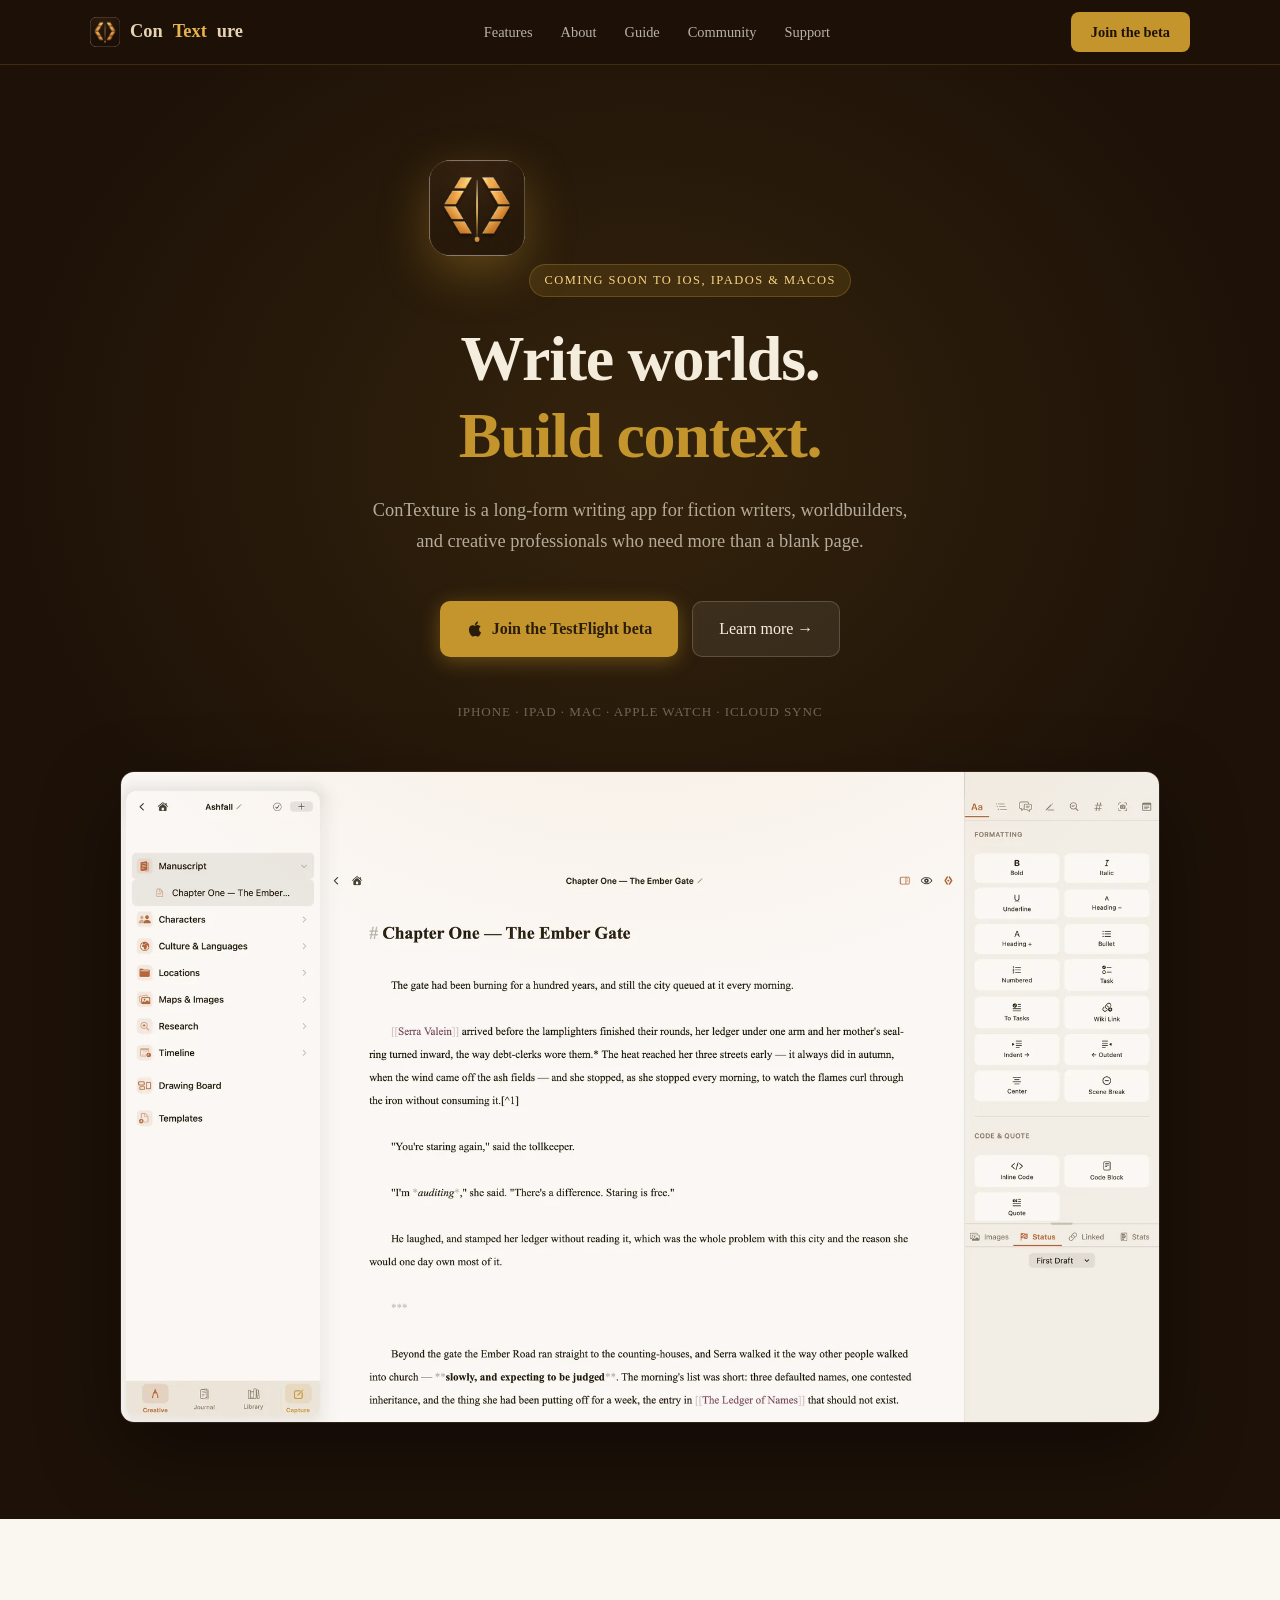
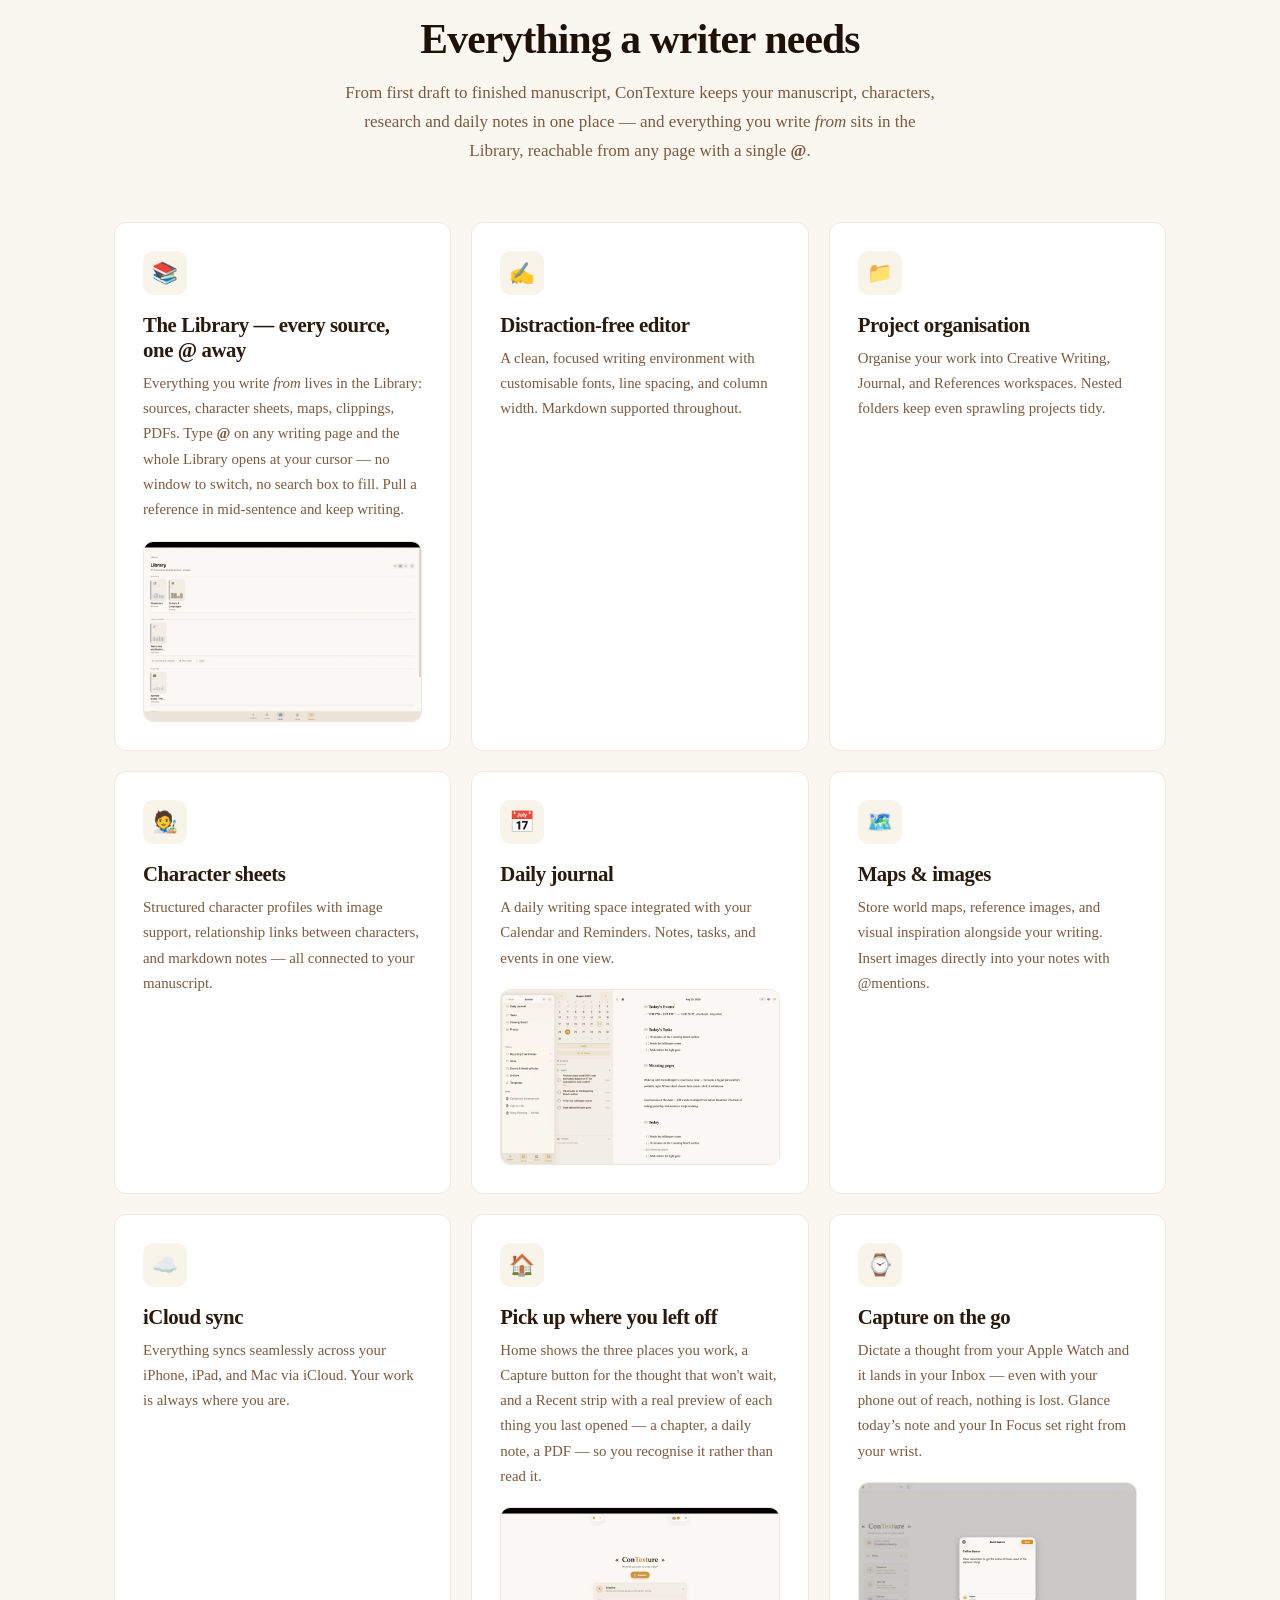
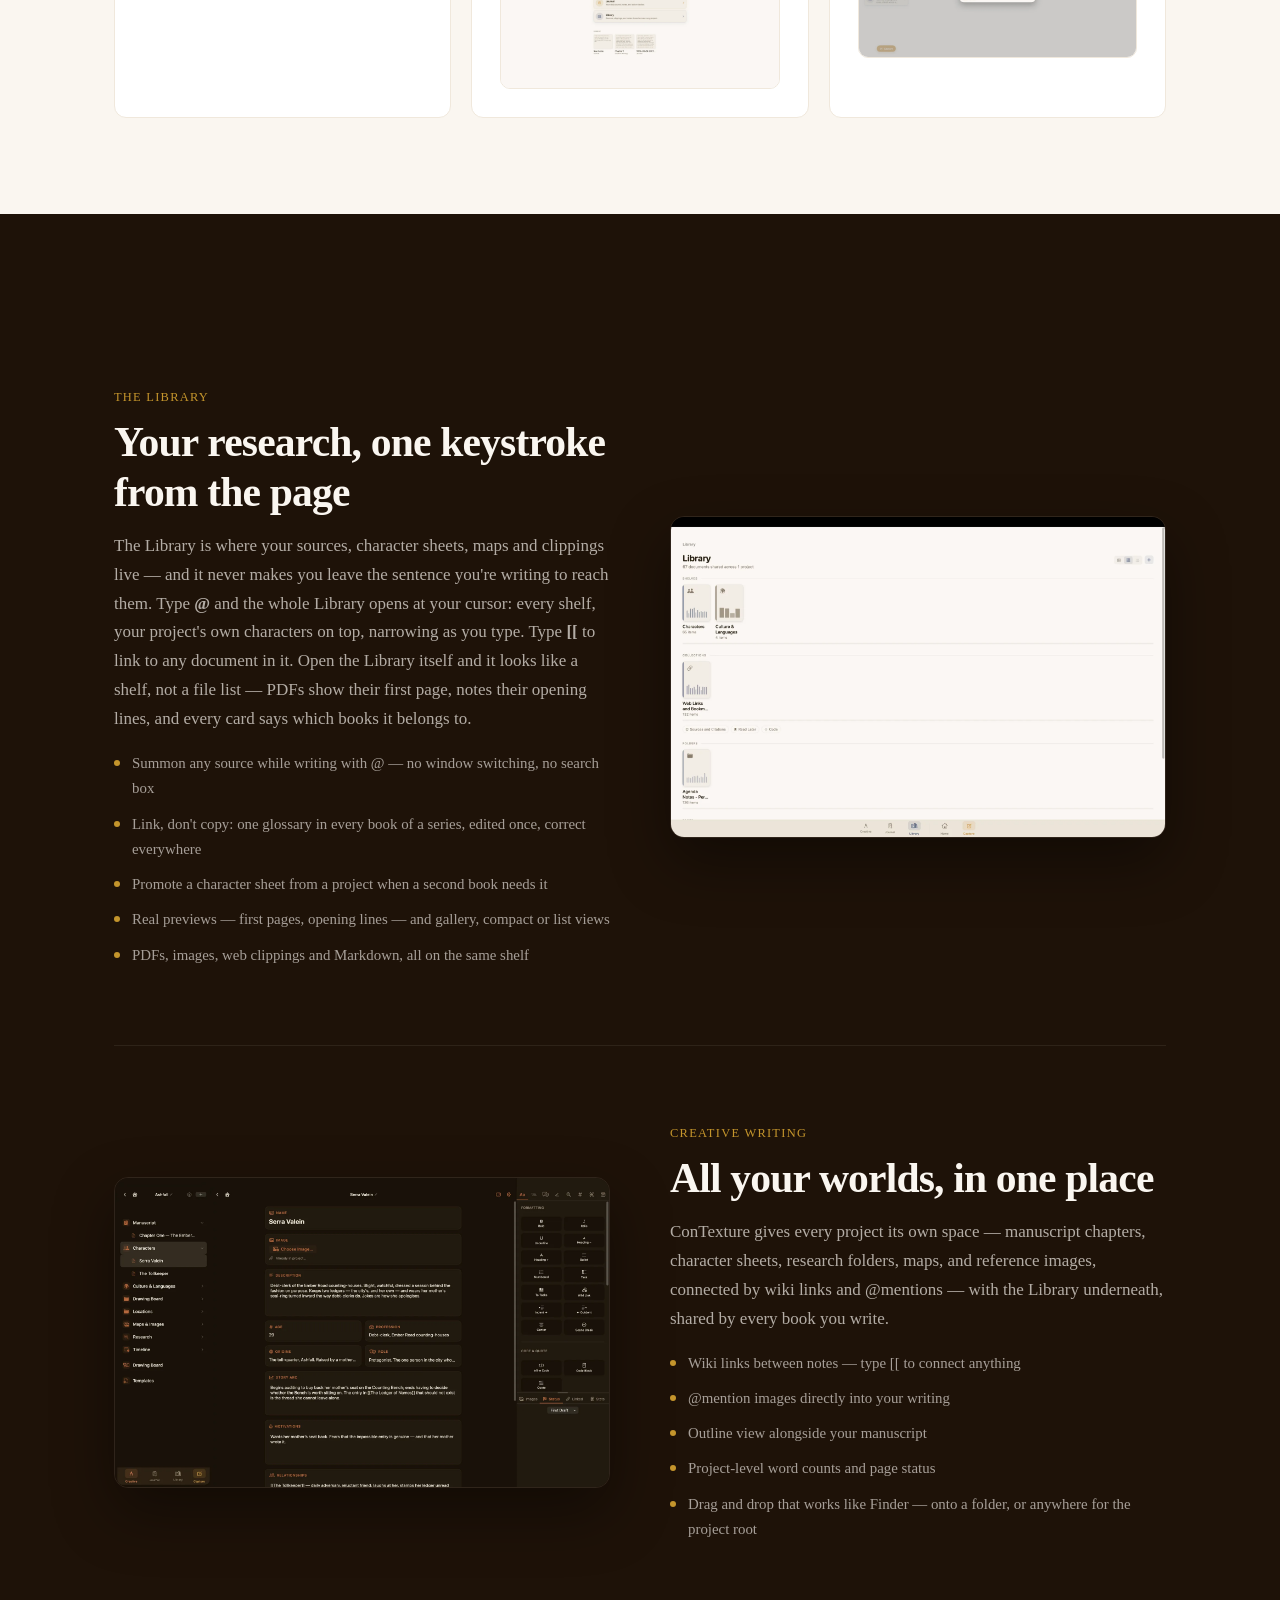
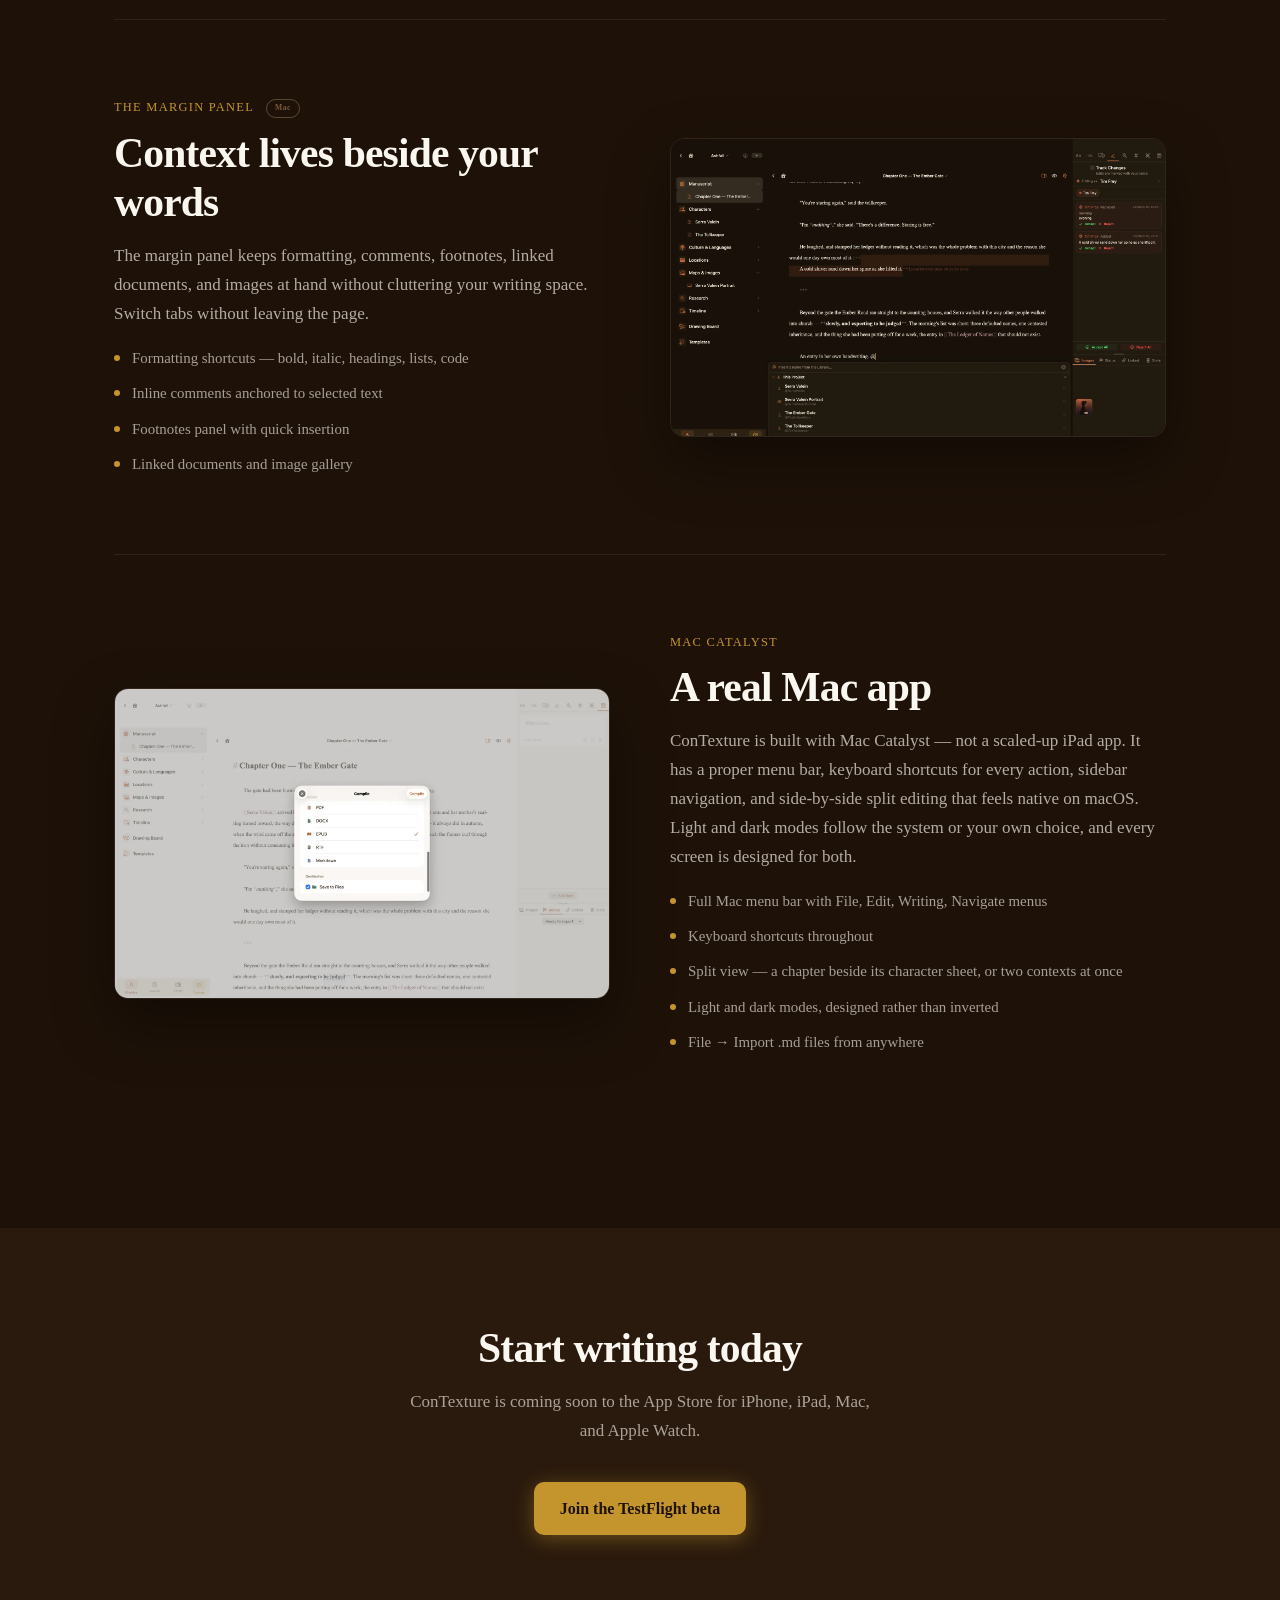
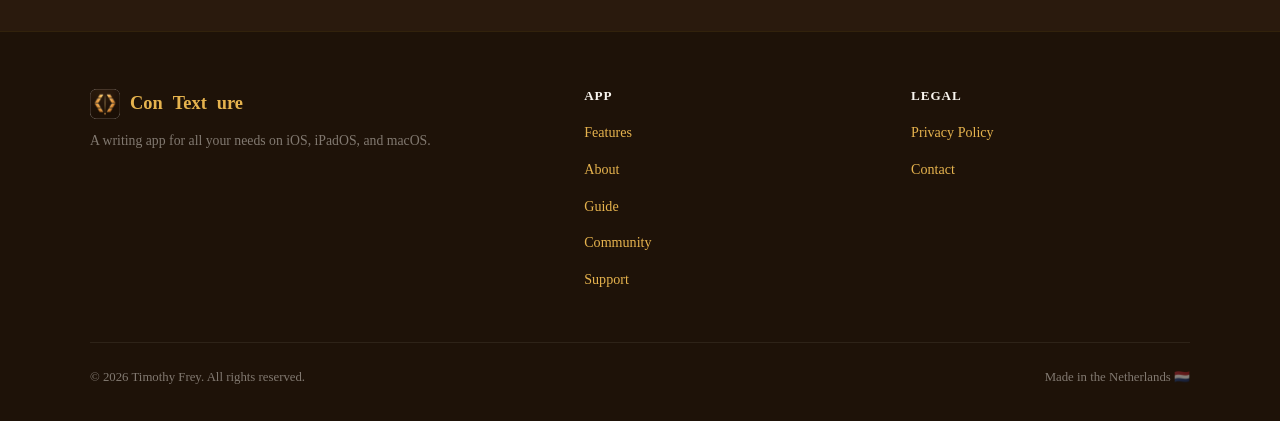
<file: index.html>
<!DOCTYPE html>
<html lang="en">
<head>
  <meta charset="UTF-8">
  <meta name="viewport" content="width=device-width, initial-scale=1.0">
  <meta property="og:image" content="https://contextureapp.app/img/og-image.jpg">
  <meta property="og:image:width" content="1200">
  <meta property="og:image:height" content="630">
  <meta name="twitter:card" content="summary_large_image">
  <title>ConTexture — Long-form Writing for iOS, iPadOS & Mac</title>
  <meta name="description" content="ConTexture is a long-form writing app for fiction writers, worldbuilders, and journalers. A distraction-free editor, a Library shared across your books, daily notes with real calendar and task sync — all in plain Markdown files you own.">
  <meta property="og:title" content="ConTexture — Writing App for iOS & Mac">
  <meta property="og:description" content="Long-form writing app for fiction writers and worldbuilders. Available on iOS, iPadOS, and macOS.">
  <meta property="og:url" content="https://contextureapp.app">
  <link rel="stylesheet" href="css/style.css">
  <link rel="icon" type="image/png" href="icon.png">
</head>
<body>

<nav>
  <div class="nav-inner">
    <a class="nav-logo" href="index.html">
      <img src="icon.png" alt="ConTexture icon">
      Con<span class="accent">Text</span>ure
    </a>
    <ul class="nav-links">
      <li><a href="features.html">Features</a></li>
      <li><a href="about.html">About</a></li>
      <li><a href="guide.html">Guide</a></li>
      <li><a href="community.html">Community</a></li>
      <li><a href="support.html">Support</a></li>
    </ul>
    <a class="nav-cta" href="community.html#beta">Join the beta</a>
    <button class="nav-burger" aria-label="Menu">
      <span></span><span></span><span></span>
    </button>
  </div>
</nav>

<!-- HERO -->
<section class="hero">
  <div class="container">
    <img class="hero-icon" src="icon.png" alt="ConTexture">
    <div class="hero-eyebrow">Coming soon to iOS, iPadOS &amp; macOS</div>
    <h1>Write worlds.<br><em>Build context.</em></h1>
    <p class="hero-sub">ConTexture is a long-form writing app for fiction writers, worldbuilders, and creative professionals who need more than a blank page.</p>
    <div class="hero-buttons">
      <a class="btn-primary" href="community.html#beta" id="download">
        <svg width="18" height="18" viewBox="0 0 24 24" fill="currentColor"><path d="M18.71 19.5C17.88 20.74 17 21.95 15.66 21.97C14.32 22 13.89 21.18 12.37 21.18C10.84 21.18 10.37 21.95 9.09997 22C7.78997 22.05 6.79997 20.68 5.96997 19.47C4.24997 17 2.93997 12.45 4.69997 9.39C5.56997 7.87 7.12997 6.91 8.81997 6.88C10.1 6.86 11.32 7.75 12.11 7.75C12.89 7.75 14.37 6.68 15.92 6.84C16.57 6.87 18.39 7.1 19.56 8.82C19.47 8.88 17.39 10.1 17.41 12.63C17.44 15.65 20.06 16.66 20.09 16.67C20.06 16.74 19.67 18.11 18.71 19.5M13 3.5C13.73 2.67 14.94 2.04 15.94 2C16.07 3.17 15.6 4.35 14.9 5.19C14.21 6.04 13.07 6.7 11.95 6.61C11.8 5.46 12.36 4.26 13 3.5Z"/></svg>
        Join the TestFlight beta
      </a>
      <a class="btn-secondary" href="features.html">Learn more →</a>
    </div>
    <p class="hero-platforms">iPhone · iPad · Mac · Apple Watch · iCloud sync</p>
    <figure class="hero-shot">
      <img src="img/creative-editor-light.webp" width="1800" height="1128" alt="ConTexture on the Mac: a manuscript chapter open beside the project sidebar and the formatting panel" loading="eager">
    </figure>
  </div>
</section>

<!-- FEATURES OVERVIEW -->
<section class="section">
  <div class="container">
    <div class="section-intro">
      <h2>Everything a writer needs</h2>
      <p>From first draft to finished manuscript, ConTexture keeps your manuscript, characters, research and daily notes in one place — and everything you write <em>from</em> sits in the Library, reachable from any page with a single <strong>@</strong>.</p>
    </div>
    <div class="features-grid">
      <div class="feature-card">
        <div class="feature-icon">📚</div>
        <h3>The Library — every source, one @ away</h3>
        <p>Everything you write <em>from</em> lives in the Library: sources, character sheets, maps, clippings, PDFs. Type <strong>@</strong> on any writing page and the whole Library opens at your cursor — no window to switch, no search box to fill. Pull a reference in mid-sentence and keep writing.</p>
        <img class="card-shot" src="img/library-shelf.webp" alt="The Library shelf: role shelves with their contents shown as spine bars, collections, and view controls" loading="lazy">
      </div>
      <div class="feature-card">
        <div class="feature-icon">✍️</div>
        <h3>Distraction-free editor</h3>
        <p>A clean, focused writing environment with customisable fonts, line spacing, and column width. Markdown supported throughout.</p>
      </div>
      <div class="feature-card">
        <div class="feature-icon">📁</div>
        <h3>Project organisation</h3>
        <p>Organise your work into Creative Writing, Journal, and References workspaces. Nested folders keep even sprawling projects tidy.</p>
      </div>
      <div class="feature-card">
        <div class="feature-icon">🧑‍🎨</div>
        <h3>Character sheets</h3>
        <p>Structured character profiles with image support, relationship links between characters, and markdown notes — all connected to your manuscript.</p>
      </div>
      <div class="feature-card">
        <div class="feature-icon">📅</div>
        <h3>Daily journal</h3>
        <p>A daily writing space integrated with your Calendar and Reminders. Notes, tasks, and events in one view.</p>
      
        <img class="card-shot" src="img/journal-daily.webp" alt="The Journal: calendar, events and tasks beside the daily note" loading="lazy">
      </div>
      <div class="feature-card">
        <div class="feature-icon">🗺️</div>
        <h3>Maps &amp; images</h3>
        <p>Store world maps, reference images, and visual inspiration alongside your writing. Insert images directly into your notes with @mentions.</p>
      </div>
      <div class="feature-card">
        <div class="feature-icon">☁️</div>
        <h3>iCloud sync</h3>
        <p>Everything syncs seamlessly across your iPhone, iPad, and Mac via iCloud. Your work is always where you are.</p>
      </div>
      <div class="feature-card">
        <div class="feature-icon">🏠</div>
        <h3>Pick up where you left off</h3>
        <p>Home shows the three places you work, a Capture button for the thought that won't wait, and a Recent strip with a real preview of each thing you last opened — a chapter, a daily note, a PDF — so you recognise it rather than read it.</p>
        <img class="card-shot" src="img/home-screen.webp" alt="The ConTexture home screen: Capture under the title, Creative, Journal and Library, and a Recent strip of previews" loading="lazy">
      </div>
      <div class="feature-card">
        <div class="feature-icon">⌚</div>
        <h3>Capture on the go</h3>
        <p>Dictate a thought from your Apple Watch and it lands in your Inbox — even with your phone out of reach, nothing is lost. Glance today’s note and your In Focus set right from your wrist.</p>
      
        <img class="card-shot" src="img/quick-capture.webp" alt="Quick Capture sheet saving a note to the Inbox" loading="lazy">
      </div>
    </div>
  </div>
</section>

<!-- DEEP FEATURE 1 -->
<section class="section section-deep">
  <div class="container">
    <div class="deep-feature">
      <div class="df-text">
        <span class="df-eyebrow">The Library</span>
        <h2>Your research, one keystroke from the page</h2>
        <p>The Library is where your sources, character sheets, maps and clippings live — and it never makes you leave the sentence you're writing to reach them. Type <strong>@</strong> and the whole Library opens at your cursor: every shelf, your project's own characters on top, narrowing as you type. Type <strong>[[</strong> to link to any document in it. Open the Library itself and it looks like a shelf, not a file list — PDFs show their first page, notes their opening lines, and every card says which books it belongs to.</p>
        <ul class="df-list">
          <li>Summon any source while writing with @ — no window switching, no search box</li>
          <li>Link, don't copy: one glossary in every book of a series, edited once, correct everywhere</li>
          <li>Promote a character sheet from a project when a second book needs it</li>
          <li>Real previews — first pages, opening lines — and gallery, compact or list views</li>
          <li>PDFs, images, web clippings and Markdown, all on the same shelf</li>
        </ul>
      </div>
      <div class="df-visual">
        <img class="df-shot" src="img/library-shelf.webp" width="1800" height="1165" alt="The Library shelf on the Mac: Characters and Culture &amp; Languages shelves with spine bars showing their contents, a Web Links collection, and gallery, compact and list view controls" loading="lazy">
      </div>
    </div>

    <div class="deep-feature reverse">
      <div class="df-text">
        <span class="df-eyebrow">Creative Writing</span>
        <h2>All your worlds, in one place</h2>
        <p>ConTexture gives every project its own space — manuscript chapters, character sheets, research folders, maps, and reference images, connected by wiki links and @mentions — with the Library underneath, shared by every book you write.</p>
        <ul class="df-list">
          <li>Wiki links between notes — type [[ to connect anything</li>
          <li>@mention images directly into your writing</li>
          <li>Outline view alongside your manuscript</li>
          <li>Project-level word counts and page status</li>
          <li>Drag and drop that works like Finder — onto a folder, or anywhere for the project root</li>
        </ul>
      </div>
      <div class="df-visual">
        <img class="df-shot" src="img/character-sheet-dark.webp" width="1800" height="1128" alt="A structured character sheet in dark mode: name, image, description, age, profession, story arc, motivations and relationships" loading="lazy">
      </div>
    </div>

    <div class="deep-feature">
      <div class="df-text">
        <span class="df-eyebrow">The Margin Panel <span class="badge-mac" title="Available in the Mac app">Mac</span></span>
        <h2>Context lives beside your words</h2>
        <p>The margin panel keeps formatting, comments, footnotes, linked documents, and images at hand without cluttering your writing space. Switch tabs without leaving the page.</p>
        <ul class="df-list">
          <li>Formatting shortcuts — bold, italic, headings, lists, code</li>
          <li>Inline comments anchored to selected text</li>
          <li>Footnotes panel with quick insertion</li>
          <li>Linked documents and image gallery</li>
        </ul>
      </div>
      <div class="df-visual">
        <img class="df-shot" src="img/at-mention-library.webp" width="1800" height="1083" alt="The margin panel beside a chapter: Track Changes with accept and reject, and tabs for images, status, linked documents and stats" loading="lazy">
      </div>
    </div>

    <div class="deep-feature reverse">
      <div class="df-text">
        <span class="df-eyebrow">Mac Catalyst</span>
        <h2>A real Mac app</h2>
        <p>ConTexture is built with Mac Catalyst — not a scaled-up iPad app. It has a proper menu bar, keyboard shortcuts for every action, sidebar navigation, and side-by-side split editing that feels native on macOS. Light and dark modes follow the system or your own choice, and every screen is designed for both.</p>
        <ul class="df-list">
          <li>Full Mac menu bar with File, Edit, Writing, Navigate menus</li>
          <li>Keyboard shortcuts throughout</li>
          <li>Split view — a chapter beside its character sheet, or two contexts at once</li>
          <li>Light and dark modes, designed rather than inverted</li>
          <li>File → Import .md files from anywhere</li>
        </ul>
      </div>
      <div class="df-visual">
        <img class="df-shot" src="img/compile.webp" width="1800" height="1128" alt="Compile a manuscript to PDF, DOCX, EPUB, RTF or Markdown on the Mac" loading="lazy">
      </div>
    </div>
  </div>
</section>

<!-- CTA -->
<section class="section section-dark cta-band">
  <h2>Start writing today</h2>
  <p>ConTexture is coming soon to the App Store for iPhone, iPad, Mac, and Apple Watch.</p>
  <a class="btn-primary" href="community.html#beta">Join the TestFlight beta</a>
</section>

<footer>
  <div class="footer-inner">
    <div class="footer-brand">
      <a class="nav-logo" href="index.html">
        <img src="icon.png" alt="ConTexture">
        Con<span class="accent">Text</span>ure
      </a>
      <p>A writing app for all your needs on iOS, iPadOS, and macOS.</p>
    </div>
    <div>
      <h4>App</h4>
      <ul>
        <li><a href="features.html">Features</a></li>
        <li><a href="about.html">About</a></li>
        <li><a href="guide.html">Guide</a></li>
        <li><a href="community.html">Community</a></li>
        <li><a href="support.html">Support</a></li>
      </ul>
    </div>
    <div>
      <h4>Legal</h4>
      <ul>
        <li><a href="privacy.html">Privacy Policy</a></li>
        <li><a href="support.html">Contact</a></li>
      </ul>
    </div>
  </div>
  <div class="footer-bottom">
    <span>&copy; 2026 Timothy Frey. All rights reserved.</span>
    <span>Made in the Netherlands 🇳🇱</span>
  </div>
</footer>

<script src="js/main.js"></script>
</body>
</html>
</file>
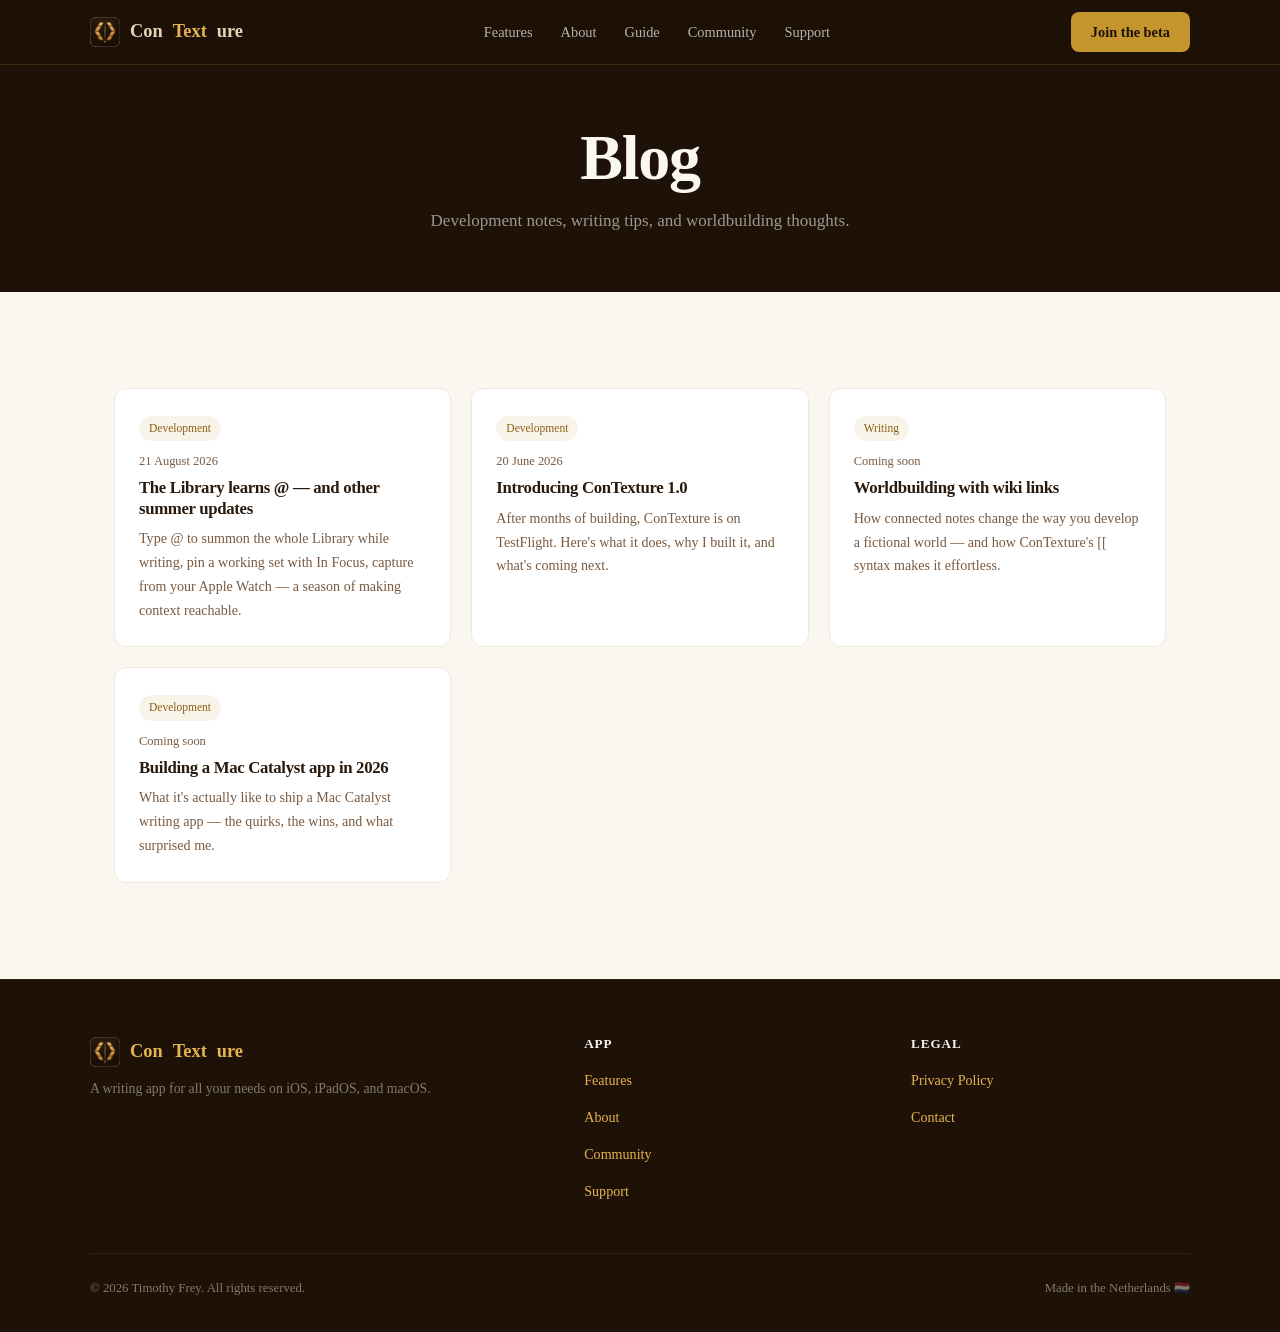
<file: blog/index.html>
<!DOCTYPE html>
<html lang="en">
<head>
  <meta charset="UTF-8">
  <meta name="viewport" content="width=device-width, initial-scale=1.0">
  <title>Blog — ConTexture</title>
  <meta name="description" content="Writing about ConTexture development, fiction writing, and worldbuilding.">
  <link rel="stylesheet" href="../css/style.css">
  <link rel="icon" type="image/png" href="../icon.png">
</head>
<body>

<nav>
  <div class="nav-inner">
    <a class="nav-logo" href="../index.html"><img src="../icon.png" alt="ConTexture">Con<span class="accent">Text</span>ure</a>
    <ul class="nav-links">
      <li><a href="../features.html">Features</a></li>
      <li><a href="../about.html">About</a></li>
      <li><a href="../guide.html">Guide</a></li>
      <li><a href="../community.html">Community</a></li>
      <li><a href="../support.html">Support</a></li>
    </ul>
    <a class="nav-cta" href="community.html#beta">Join the beta</a>
    <button class="nav-burger" aria-label="Menu"><span></span><span></span><span></span></button>
  </div>
</nav>

<div class="page-hero">
  <div class="container">
    <h1>Blog</h1>
    <p>Development notes, writing tips, and worldbuilding thoughts.</p>
  </div>
</div>

<section class="section">
  <div class="container">
    <div class="blog-grid">

      <div class="blog-card">
        <div class="blog-card-body">
          <span class="blog-tag">Development</span>
          <div class="blog-date">21 August 2026</div>
          <h3><a href="posts/library-learns-at.html">The Library learns @ &mdash; and other summer updates</a></h3>
          <p>Type @ to summon the whole Library while writing, pin a working set with In Focus, capture from your Apple Watch &mdash; a season of making context reachable.</p>
        </div>
      </div>

      <div class="blog-card">
        <div class="blog-card-body">
          <span class="blog-tag">Development</span>
          <div class="blog-date">20 June 2026</div>
          <h3><a href="posts/introducing-contexture.html">Introducing ConTexture 1.0</a></h3>
          <p>After months of building, ConTexture is on TestFlight. Here's what it does, why I built it, and what's coming next.</p>
        </div>
      </div>

      <div class="blog-card">
        <div class="blog-card-body">
          <span class="blog-tag">Writing</span>
          <div class="blog-date">Coming soon</div>
          <h3><a href="#">Worldbuilding with wiki links</a></h3>
          <p>How connected notes change the way you develop a fictional world — and how ConTexture's [[ syntax makes it effortless.</p>
        </div>
      </div>

      <div class="blog-card">
        <div class="blog-card-body">
          <span class="blog-tag">Development</span>
          <div class="blog-date">Coming soon</div>
          <h3><a href="#">Building a Mac Catalyst app in 2026</a></h3>
          <p>What it's actually like to ship a Mac Catalyst writing app — the quirks, the wins, and what surprised me.</p>
        </div>
      </div>

    </div>
  </div>
</section>

<footer>
  <div class="footer-inner">
    <div class="footer-brand">
      <a class="nav-logo" href="../index.html"><img src="../icon.png" alt="ConTexture">Con<span class="accent">Text</span>ure</a>
      <p>A writing app for all your needs on iOS, iPadOS, and macOS.</p>
    </div>
    <div>
      <h4>App</h4>
      <ul>
        <li><a href="../features.html">Features</a></li>
        <li><a href="../about.html">About</a></li>
        <li><a href="../community.html">Community</a></li>
        <li><a href="../support.html">Support</a></li>
      </ul>
    </div>
    <div>
      <h4>Legal</h4>
      <ul>
        <li><a href="../privacy.html">Privacy Policy</a></li>
        <li><a href="../support.html">Contact</a></li>
      </ul>
    </div>
  </div>
  <div class="footer-bottom">
    <span>&copy; 2026 Timothy Frey. All rights reserved.</span>
    <span>Made in the Netherlands 🇳🇱</span>
  </div>
</footer>

<script src="../js/main.js"></script>
</body>
</html>
</file>
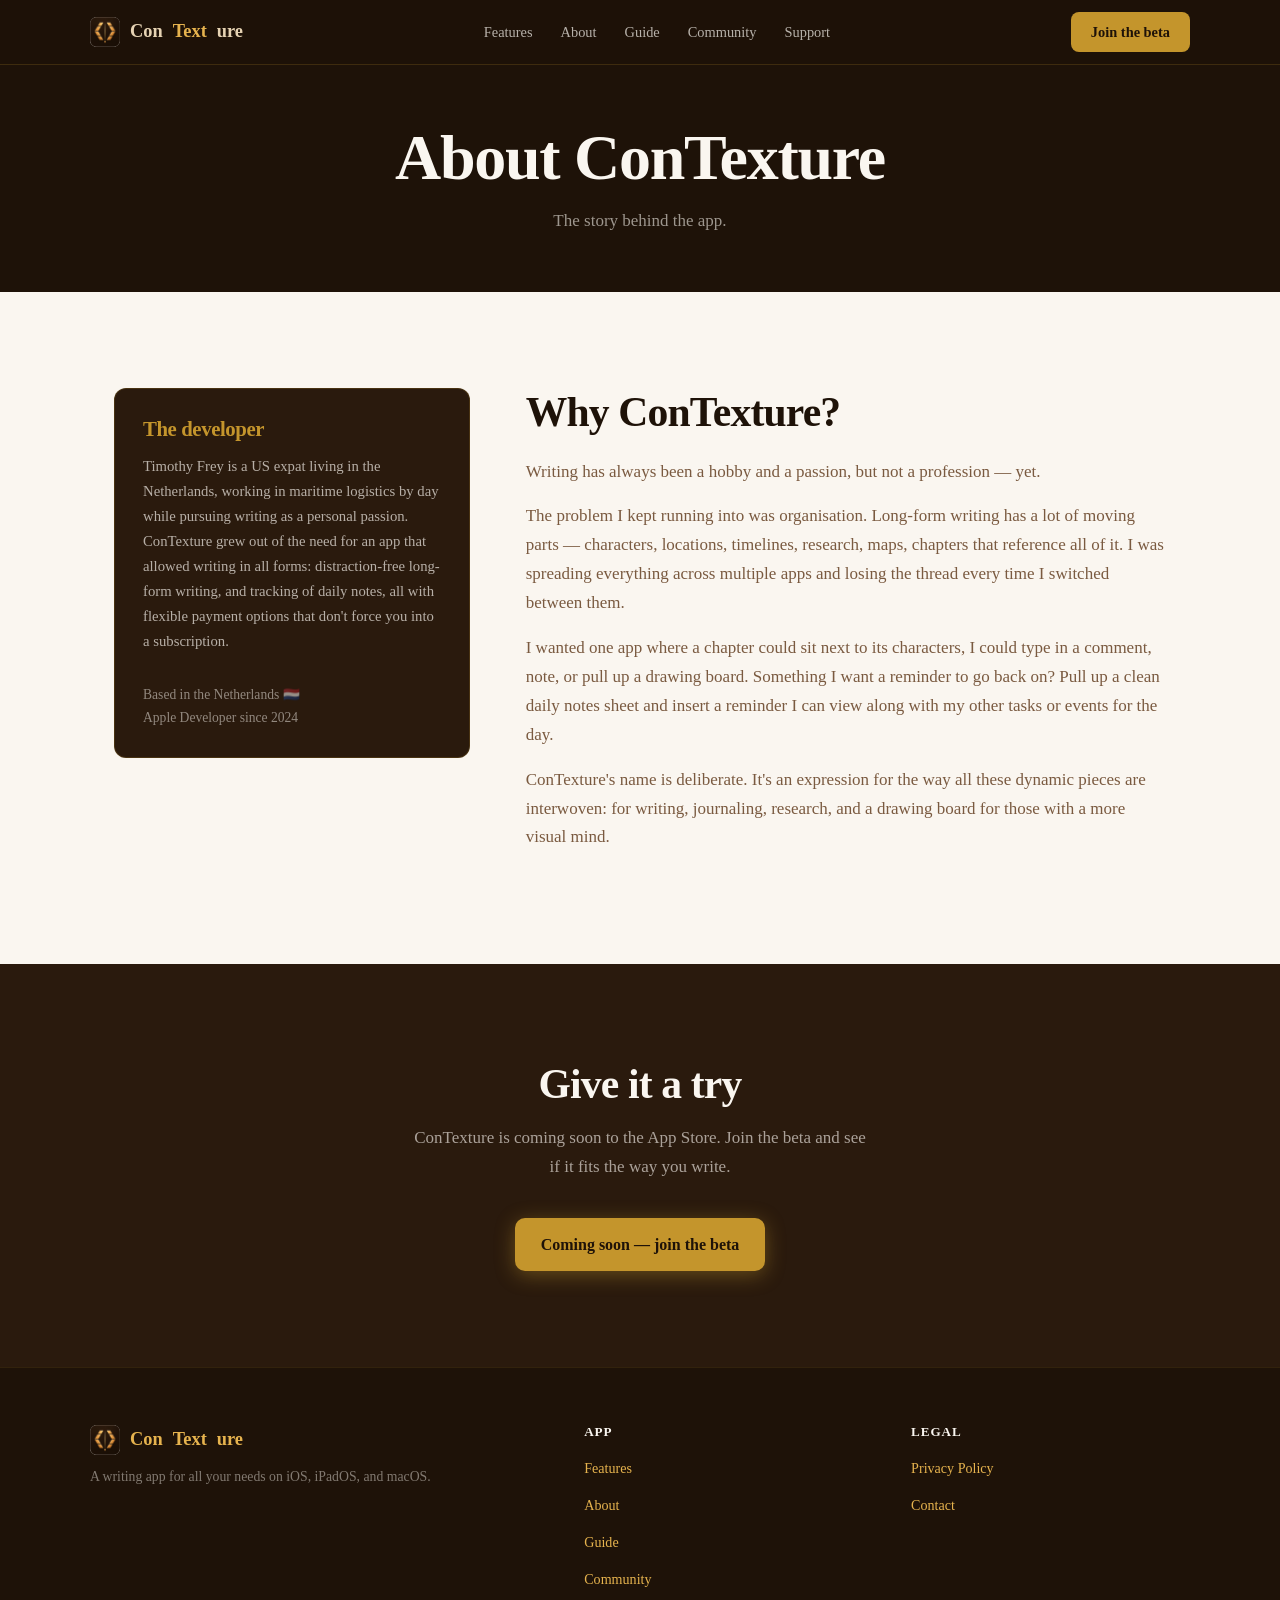
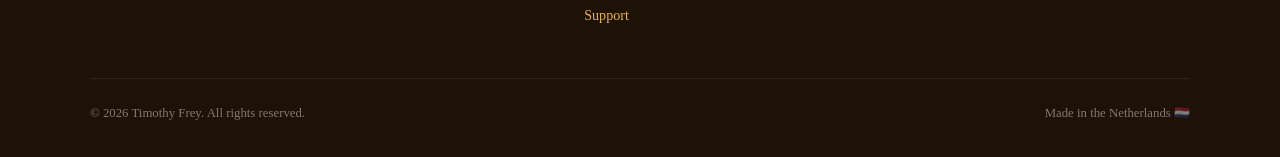
<file: about.html>
<!DOCTYPE html>
<html lang="en">
<head>
  <meta charset="UTF-8">
  <meta name="viewport" content="width=device-width, initial-scale=1.0">
  <meta property="og:image" content="https://contextureapp.app/img/og-image.jpg">
  <meta property="og:image:width" content="1200">
  <meta property="og:image:height" content="630">
  <meta name="twitter:card" content="summary_large_image">
  <title>About — ConTexture</title>
  <meta name="description" content="The story behind ConTexture — who built it and why.">
  <link rel="stylesheet" href="css/style.css">
  <link rel="icon" type="image/png" href="icon.png">
</head>
<body>

<nav>
  <div class="nav-inner">
    <a class="nav-logo" href="index.html"><img src="icon.png" alt="ConTexture">Con<span class="accent">Text</span>ure</a>
    <ul class="nav-links">
      <li><a href="features.html">Features</a></li>
      <li><a href="about.html">About</a></li>
      <li><a href="guide.html">Guide</a></li>
      <li><a href="community.html">Community</a></li>
      <li><a href="support.html">Support</a></li>
    </ul>
    <a class="nav-cta" href="community.html#beta">Join the beta</a>
    <button class="nav-burger" aria-label="Menu"><span></span><span></span><span></span></button>
  </div>
</nav>

<div class="page-hero">
  <div class="container">
    <h1>About ConTexture</h1>
    <p>The story behind the app.</p>
  </div>
</div>

<section class="section">
  <div class="container">
    <div class="about-grid">
      <div class="about-aside">
        <h3>The developer</h3>
        <p>Timothy Frey is a US expat living in the Netherlands, working in maritime logistics by day while pursuing writing as a personal passion. ConTexture grew out of the need for an app that allowed writing in all forms: distraction-free long-form writing, and tracking of daily notes, all with flexible payment options that don't force you into a subscription.</p>
        <br>
        <p style="color:rgba(250,246,240,0.5);font-size:0.85rem">Based in the Netherlands 🇳🇱<br>Apple Developer since 2024</p>
      </div>
      <div class="about-main">
        <h2>Why ConTexture?</h2>
        <p>Writing has always been a hobby and a passion, but not a profession — yet.</p>
        <p>The problem I kept running into was organisation. Long-form writing has a lot of moving parts — characters, locations, timelines, research, maps, chapters that reference all of it. I was spreading everything across multiple apps and losing the thread every time I switched between them.</p>
        <p>I wanted one app where a chapter could sit next to its characters, I could type in a comment, note, or pull up a drawing board. Something I want a reminder to go back on? Pull up a clean daily notes sheet and insert a reminder I can view along with my other tasks or events for the day.</p>
        <p>ConTexture's name is deliberate. It's an expression for the way all these dynamic pieces are interwoven: for writing, journaling, research, and a drawing board for those with a more visual mind.</p>
      </div>
    </div>
  </div>
</section>

<section class="section section-dark cta-band">
  <h2>Give it a try</h2>
  <p>ConTexture is coming soon to the App Store. Join the beta and see if it fits the way you write.</p>
  <a class="btn-primary" href="community.html#beta">Coming soon — join the beta</a>
</section>

<footer>
  <div class="footer-inner">
    <div class="footer-brand">
      <a class="nav-logo" href="index.html"><img src="icon.png" alt="ConTexture">Con<span class="accent">Text</span>ure</a>
      <p>A writing app for all your needs on iOS, iPadOS, and macOS.</p>
    </div>
    <div>
      <h4>App</h4>
      <ul>
        <li><a href="features.html">Features</a></li>
        <li><a href="about.html">About</a></li>
        <li><a href="guide.html">Guide</a></li>
        <li><a href="community.html">Community</a></li>
        <li><a href="support.html">Support</a></li>
      </ul>
    </div>
    <div>
      <h4>Legal</h4>
      <ul>
        <li><a href="privacy.html">Privacy Policy</a></li>
        <li><a href="support.html">Contact</a></li>
      </ul>
    </div>
  </div>
  <div class="footer-bottom">
    <span>&copy; 2026 Timothy Frey. All rights reserved.</span>
    <span>Made in the Netherlands 🇳🇱</span>
  </div>
</footer>

<script src="js/main.js"></script>
</body>
</html>
</file>
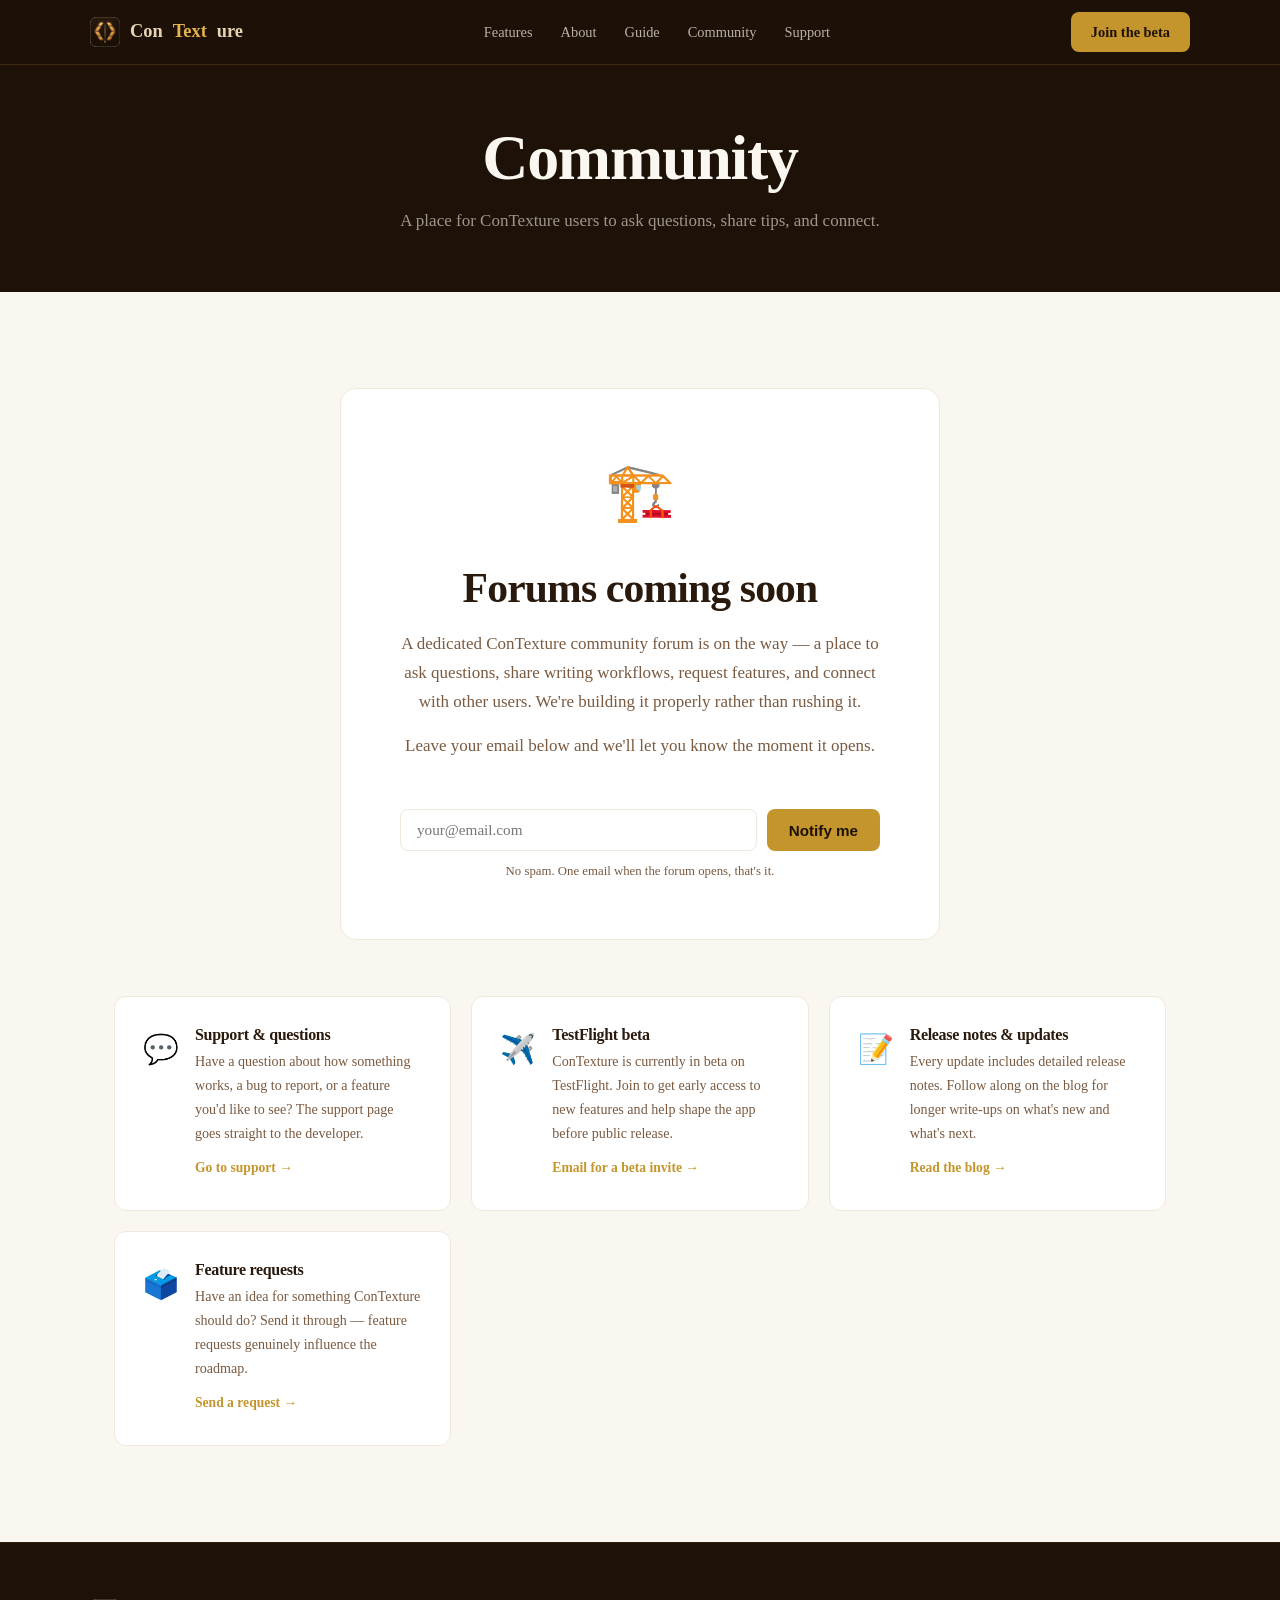
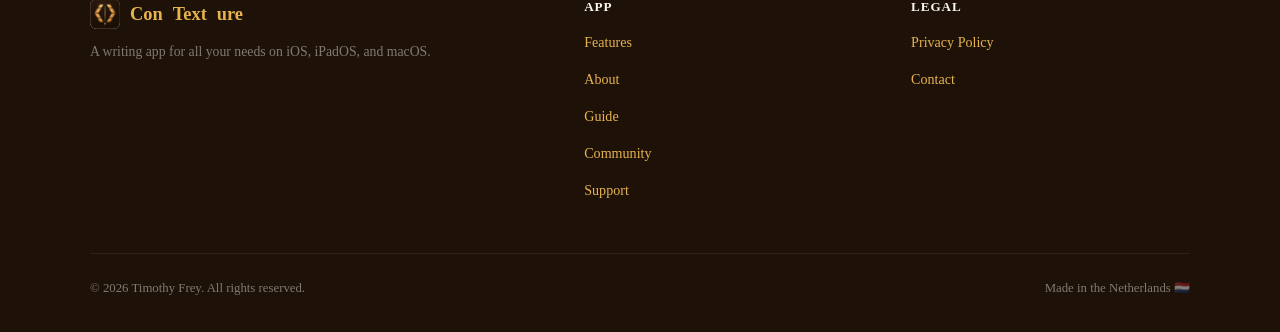
<file: community.html>
<!DOCTYPE html>
<html lang="en">
<head>
  <meta charset="UTF-8">
  <meta name="viewport" content="width=device-width, initial-scale=1.0">
  <meta property="og:image" content="https://contextureapp.app/img/og-image.jpg">
  <meta property="og:image:width" content="1200">
  <meta property="og:image:height" content="630">
  <meta name="twitter:card" content="summary_large_image">
  <title>Community — ConTexture</title>
  <meta name="description" content="The ConTexture community — ask questions, share tips, and connect with other writers.">
  <link rel="stylesheet" href="css/style.css">
  <link rel="icon" type="image/png" href="icon.png">
  <style>
    .coming-soon-card {
      background: #fff;
      border: 1px solid var(--cream-dark);
      border-radius: 16px;
      padding: 56px 48px;
      text-align: center;
      max-width: 600px;
      margin: 0 auto;
    }
    .coming-soon-icon {
      font-size: 3.5rem;
      margin-bottom: 24px;
    }
    .coming-soon-card h2 {
      margin-bottom: 16px;
      color: var(--choc);
    }
    .coming-soon-card p {
      color: var(--text-muted);
      margin-bottom: 0;
    }
    .community-links {
      display: grid;
      grid-template-columns: repeat(auto-fit, minmax(260px, 1fr));
      gap: 20px;
      margin-top: 56px;
    }
    .community-link-card {
      background: #fff;
      border: 1px solid var(--cream-dark);
      border-radius: var(--radius);
      padding: 28px;
      display: flex;
      gap: 16px;
      align-items: flex-start;
      transition: box-shadow 0.2s, transform 0.2s;
    }
    .community-link-card:hover {
      box-shadow: 0 6px 24px rgba(42,26,13,0.1);
      transform: translateY(-2px);
    }
    .community-link-card .cl-icon {
      font-size: 1.8rem;
      flex-shrink: 0;
    }
    .community-link-card h3 {
      font-size: 1rem;
      margin-bottom: 6px;
      color: var(--choc);
    }
    .community-link-card p {
      font-size: 0.88rem;
      color: var(--text-muted);
      margin: 0;
    }
    .community-link-card a.card-link {
      display: inline-block;
      margin-top: 10px;
      font-size: 0.85rem;
      font-weight: bold;
      color: var(--gold);
    }
    .notify-form {
      max-width: 480px;
      margin: 48px auto 0;
      display: flex;
      gap: 10px;
      flex-wrap: wrap;
    }
    .notify-form input {
      flex: 1;
      min-width: 200px;
      padding: 11px 16px;
      border-radius: 8px;
      border: 1.5px solid var(--cream-dark);
      font-family: Georgia, serif;
      font-size: 0.95rem;
      color: var(--text-main);
      transition: border-color 0.2s;
    }
    .notify-form input:focus {
      outline: none;
      border-color: var(--gold);
    }
    .notify-form button {
      background: var(--gold);
      color: var(--choc-deep);
      border: none;
      padding: 11px 22px;
      border-radius: 8px;
      font-size: 0.95rem;
      font-weight: bold;
      cursor: pointer;
      transition: background 0.2s;
      white-space: nowrap;
    }
    .notify-form button:hover { background: var(--gold-light); }
    .notify-note {
      text-align: center;
      font-size: 0.8rem;
      color: var(--text-muted);
      margin-top: 10px;
    }
  </style>
</head>
<body>

<nav>
  <div class="nav-inner">
    <a class="nav-logo" href="index.html"><img src="icon.png" alt="ConTexture">Con<span class="accent">Text</span>ure</a>
    <ul class="nav-links">
      <li><a href="features.html">Features</a></li>
      <li><a href="about.html">About</a></li>
      <li><a href="guide.html">Guide</a></li>
      <li><a href="community.html">Community</a></li>
      <li><a href="support.html">Support</a></li>
    </ul>
    <a class="nav-cta" href="community.html#beta">Join the beta</a>
    <button class="nav-burger" aria-label="Menu"><span></span><span></span><span></span></button>
  </div>
</nav>

<div class="page-hero">
  <div class="container">
    <h1>Community</h1>
    <p>A place for ConTexture users to ask questions, share tips, and connect.</p>
  </div>
</div>

<section class="section">
  <div class="container">

    <div class="coming-soon-card">
      <div class="coming-soon-icon">🏗️</div>
      <h2>Forums coming soon</h2>
      <p>A dedicated ConTexture community forum is on the way — a place to ask questions, share writing workflows, request features, and connect with other users. We're building it properly rather than rushing it.</p>
      <p style="margin-top:16px">Leave your email below and we'll let you know the moment it opens.</p>

      <form class="notify-form" onsubmit="handleNotify(event)">
        <input type="email" placeholder="your@email.com" required id="notify-email">
        <button type="submit">Notify me</button>
      </form>
      <p class="notify-note">No spam. One email when the forum opens, that's it.</p>
    </div>

    <div class="community-links">
      <div class="community-link-card">
        <span class="cl-icon">💬</span>
        <div>
          <h3>Support &amp; questions</h3>
          <p>Have a question about how something works, a bug to report, or a feature you'd like to see? The support page goes straight to the developer.</p>
          <a class="card-link" href="support.html">Go to support →</a>
        </div>
      </div>

      <div class="community-link-card">
        <span class="cl-icon">✈️</span>
        <div>
          <h3 id="beta">TestFlight beta</h3>
          <p>ConTexture is currently in beta on TestFlight. Join to get early access to new features and help shape the app before public release.</p>
          <a class="card-link" href="support.html">Email for a beta invite →</a>
        </div>
      </div>

      <div class="community-link-card">
        <span class="cl-icon">📝</span>
        <div>
          <h3>Release notes &amp; updates</h3>
          <p>Every update includes detailed release notes. Follow along on the blog for longer write-ups on what's new and what's next.</p>
          <a class="card-link" href="blog/index.html">Read the blog →</a>
        </div>
      </div>

      <div class="community-link-card">
        <span class="cl-icon">🗳️</span>
        <div>
          <h3>Feature requests</h3>
          <p>Have an idea for something ConTexture should do? Send it through — feature requests genuinely influence the roadmap.</p>
          <a class="card-link" href="support.html">Send a request →</a>
        </div>
      </div>
    </div>

  </div>
</section>

<footer>
  <div class="footer-inner">
    <div class="footer-brand">
      <a class="nav-logo" href="index.html"><img src="icon.png" alt="ConTexture">Con<span class="accent">Text</span>ure</a>
      <p>A writing app for all your needs on iOS, iPadOS, and macOS.</p>
    </div>
    <div>
      <h4>App</h4>
      <ul>
        <li><a href="features.html">Features</a></li>
        <li><a href="about.html">About</a></li>
        <li><a href="guide.html">Guide</a></li>
        <li><a href="community.html">Community</a></li>
        <li><a href="support.html">Support</a></li>
      </ul>
    </div>
    <div>
      <h4>Legal</h4>
      <ul>
        <li><a href="privacy.html">Privacy Policy</a></li>
        <li><a href="support.html">Contact</a></li>
      </ul>
    </div>
  </div>
  <div class="footer-bottom">
    <span>&copy; 2026 Timothy Frey. All rights reserved.</span>
    <span>Made in the Netherlands 🇳🇱</span>
  </div>
</footer>

<script src="js/main.js"></script>
<script>
function handleNotify(e) {
  e.preventDefault();
  const email = document.getElementById('notify-email').value;
  window.location.href = `mailto:rygelmir@outlook.com?subject=Notify me: ConTexture Forums&body=Please notify me when the ConTexture community forum launches.%0A%0AEmail: ${email}`;
}
</script>
</body>
</html>
</file>
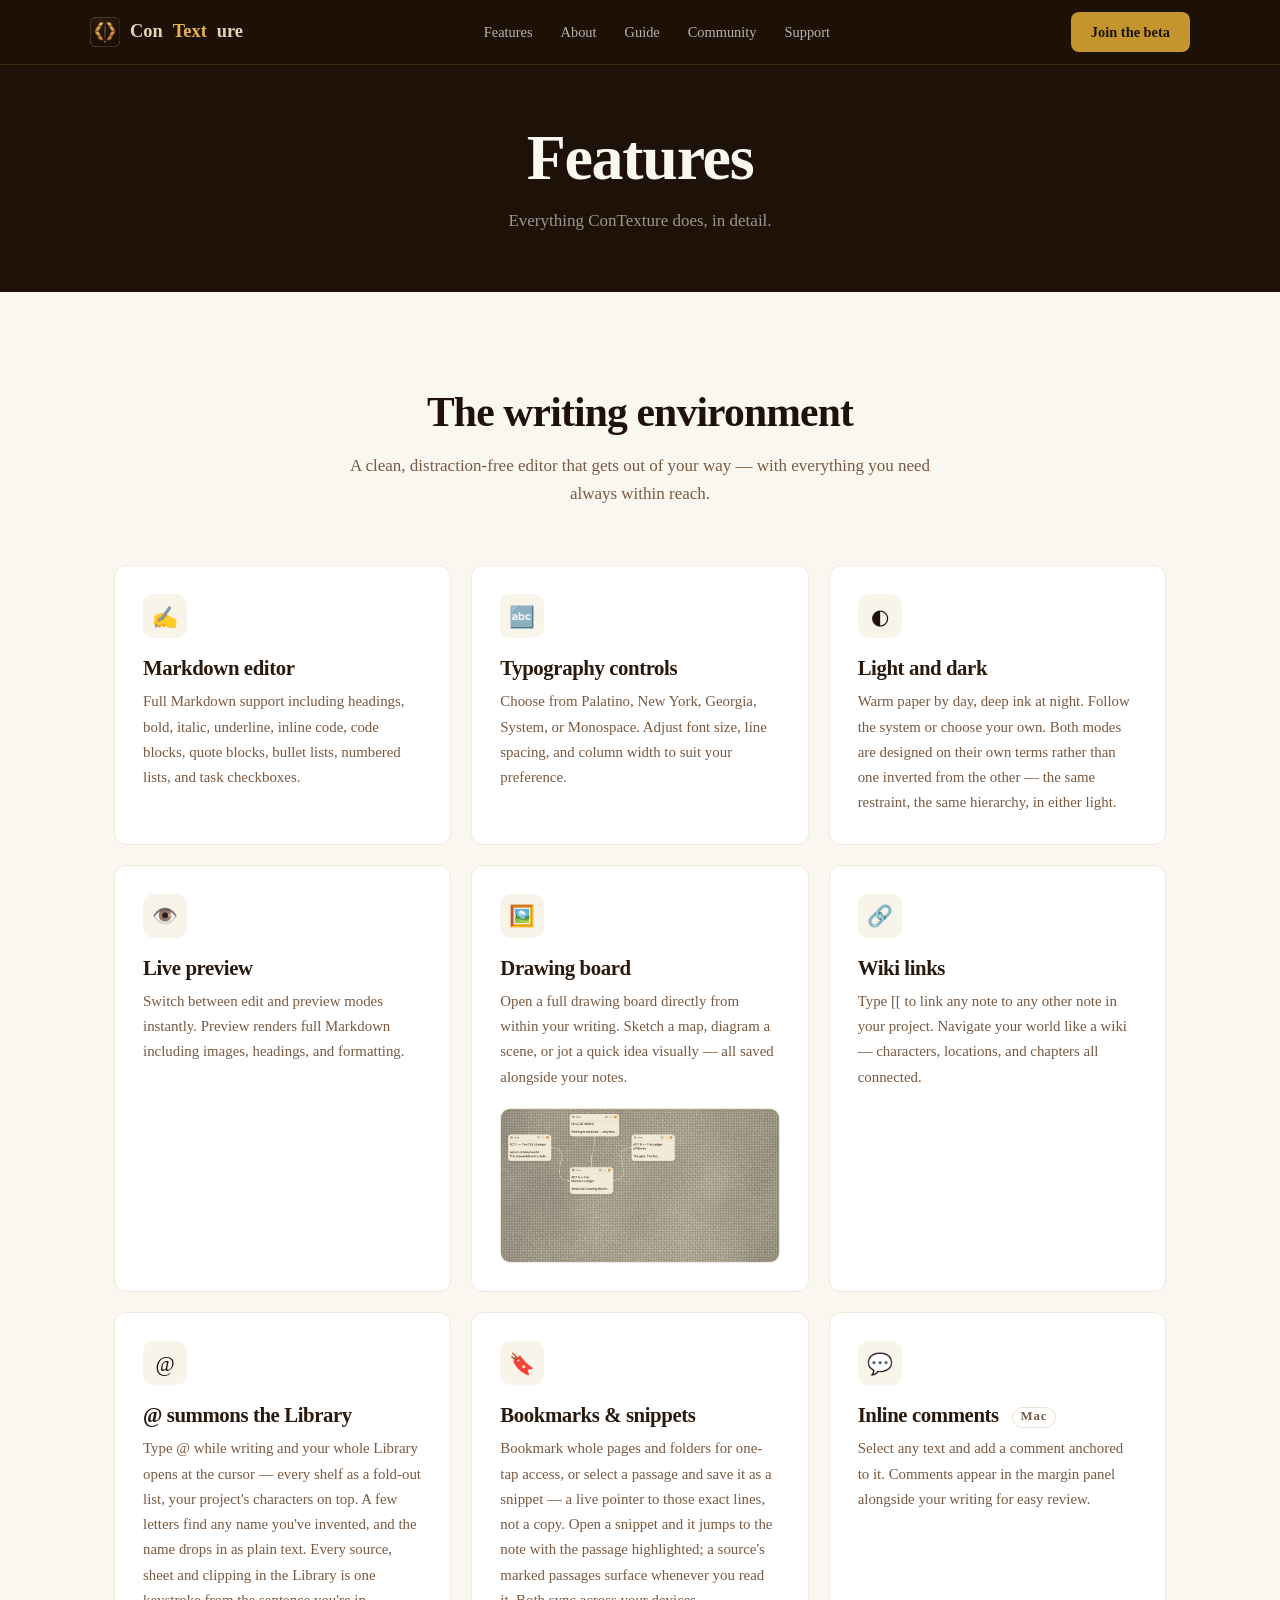
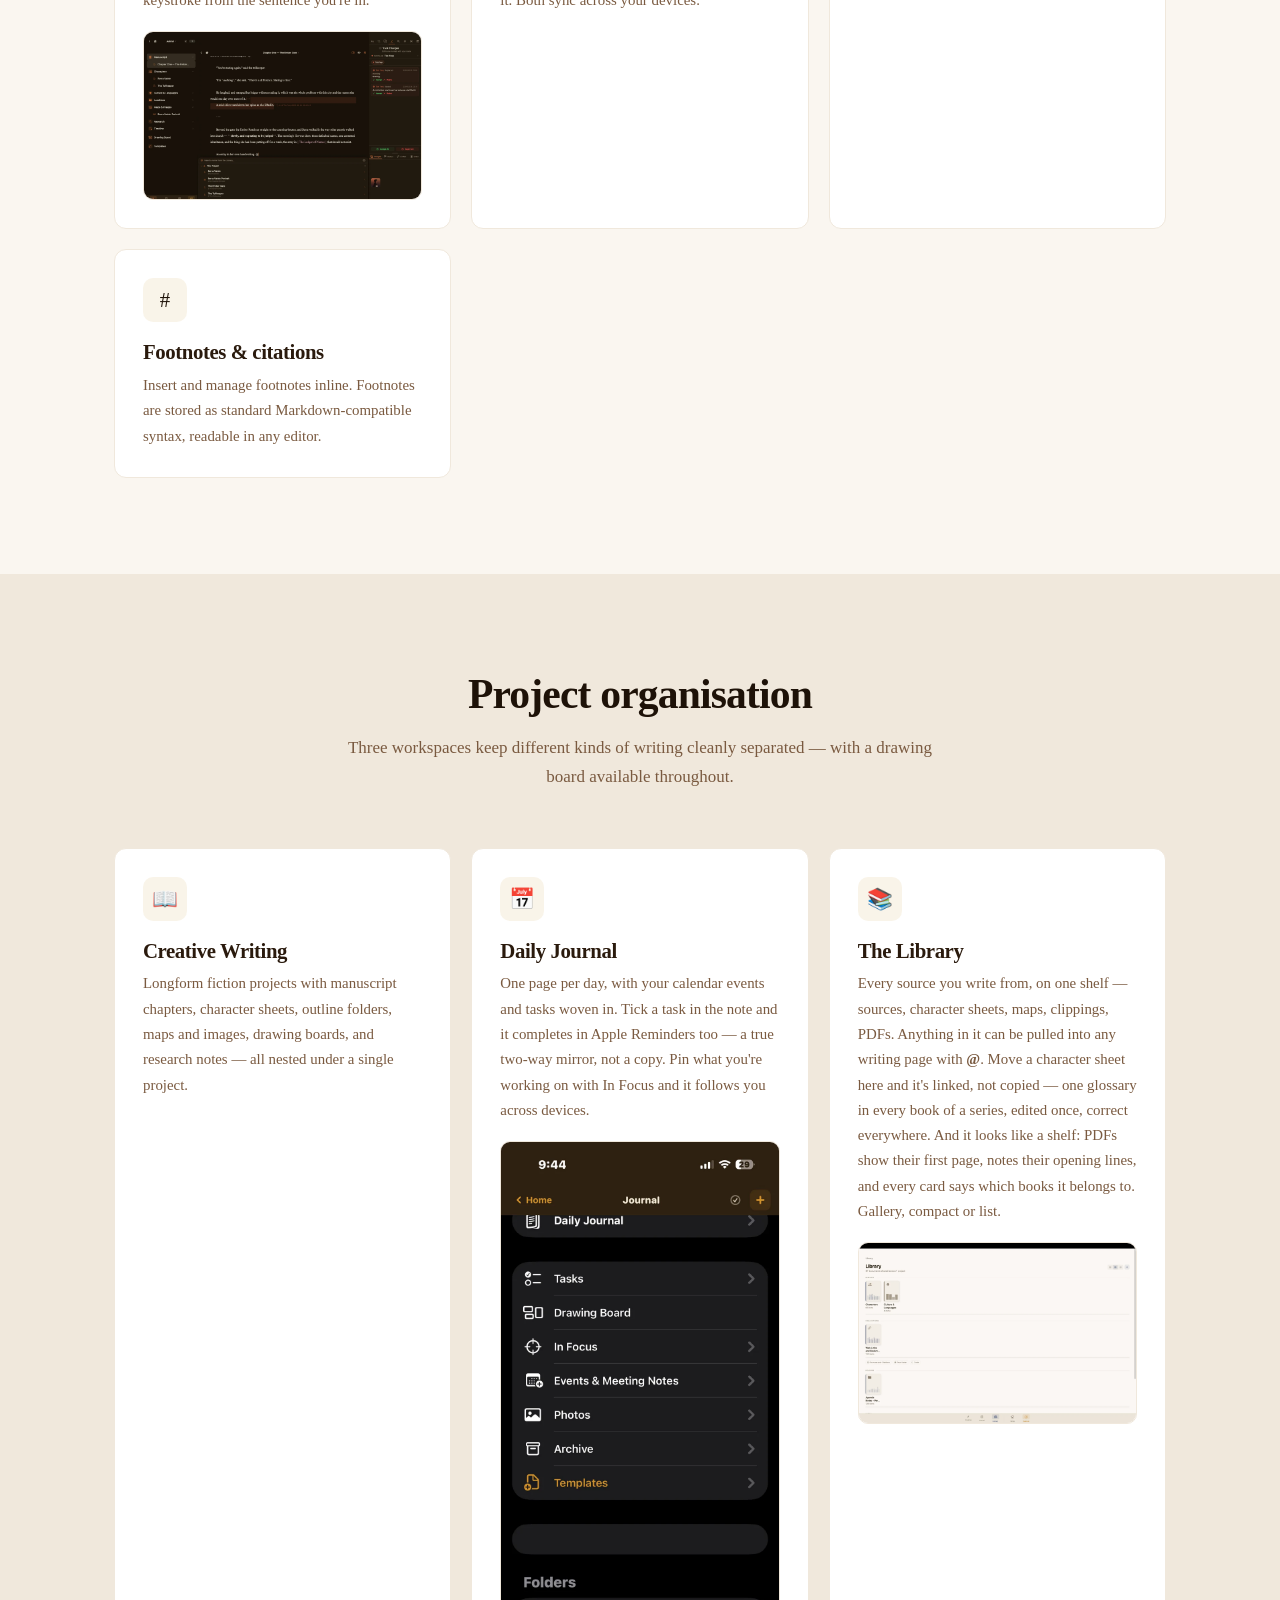
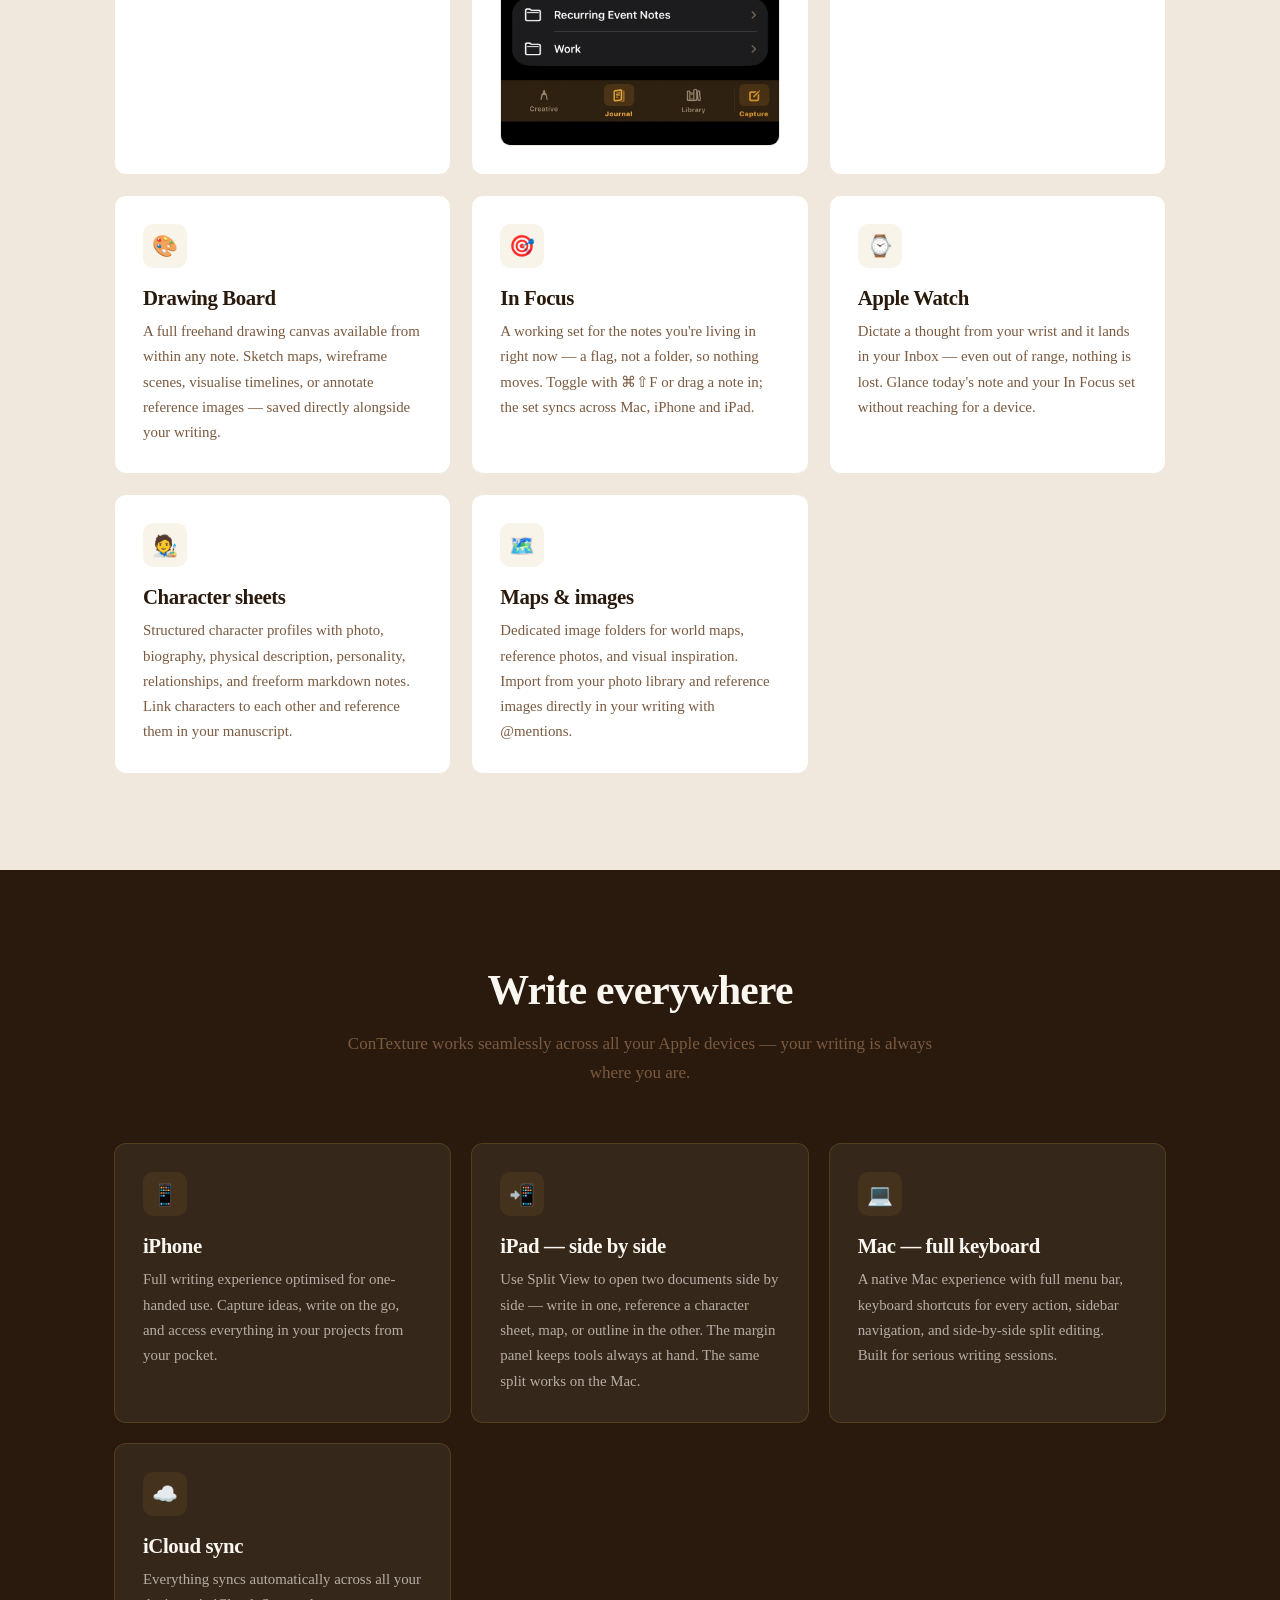
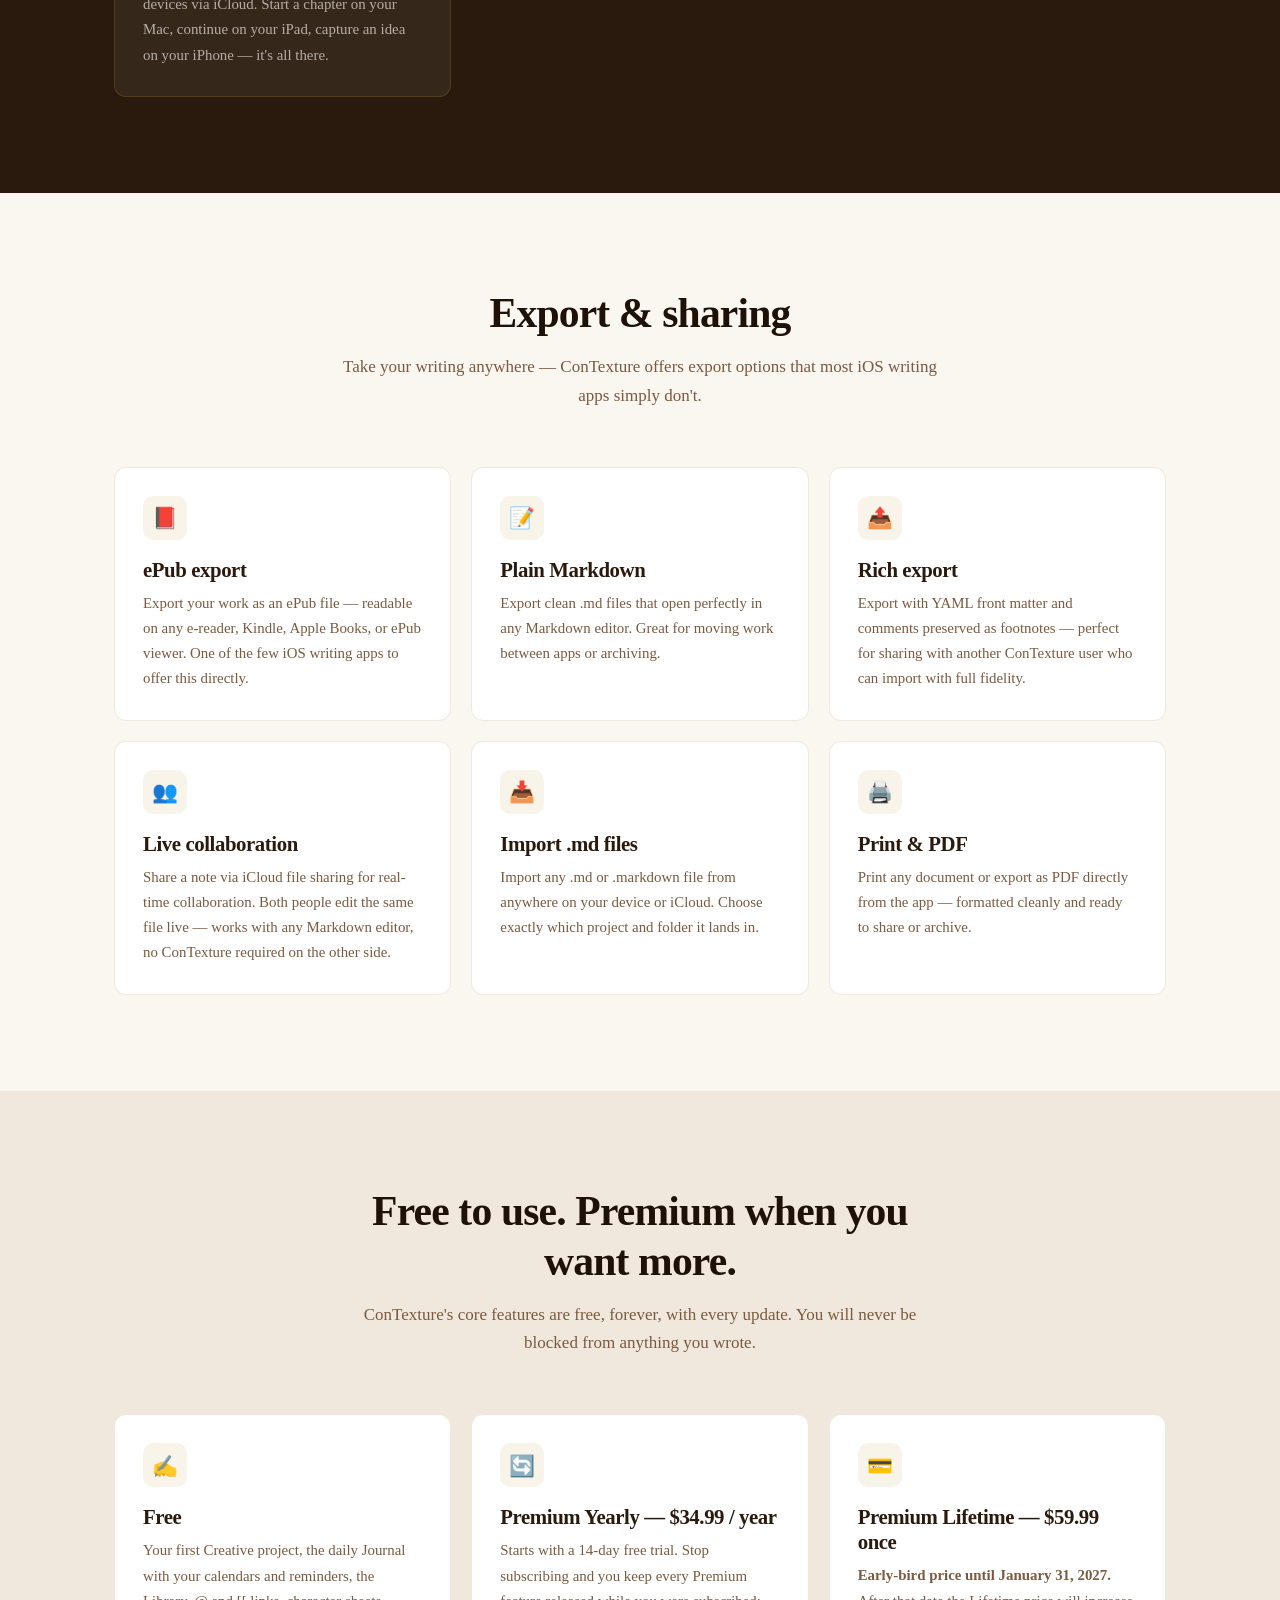
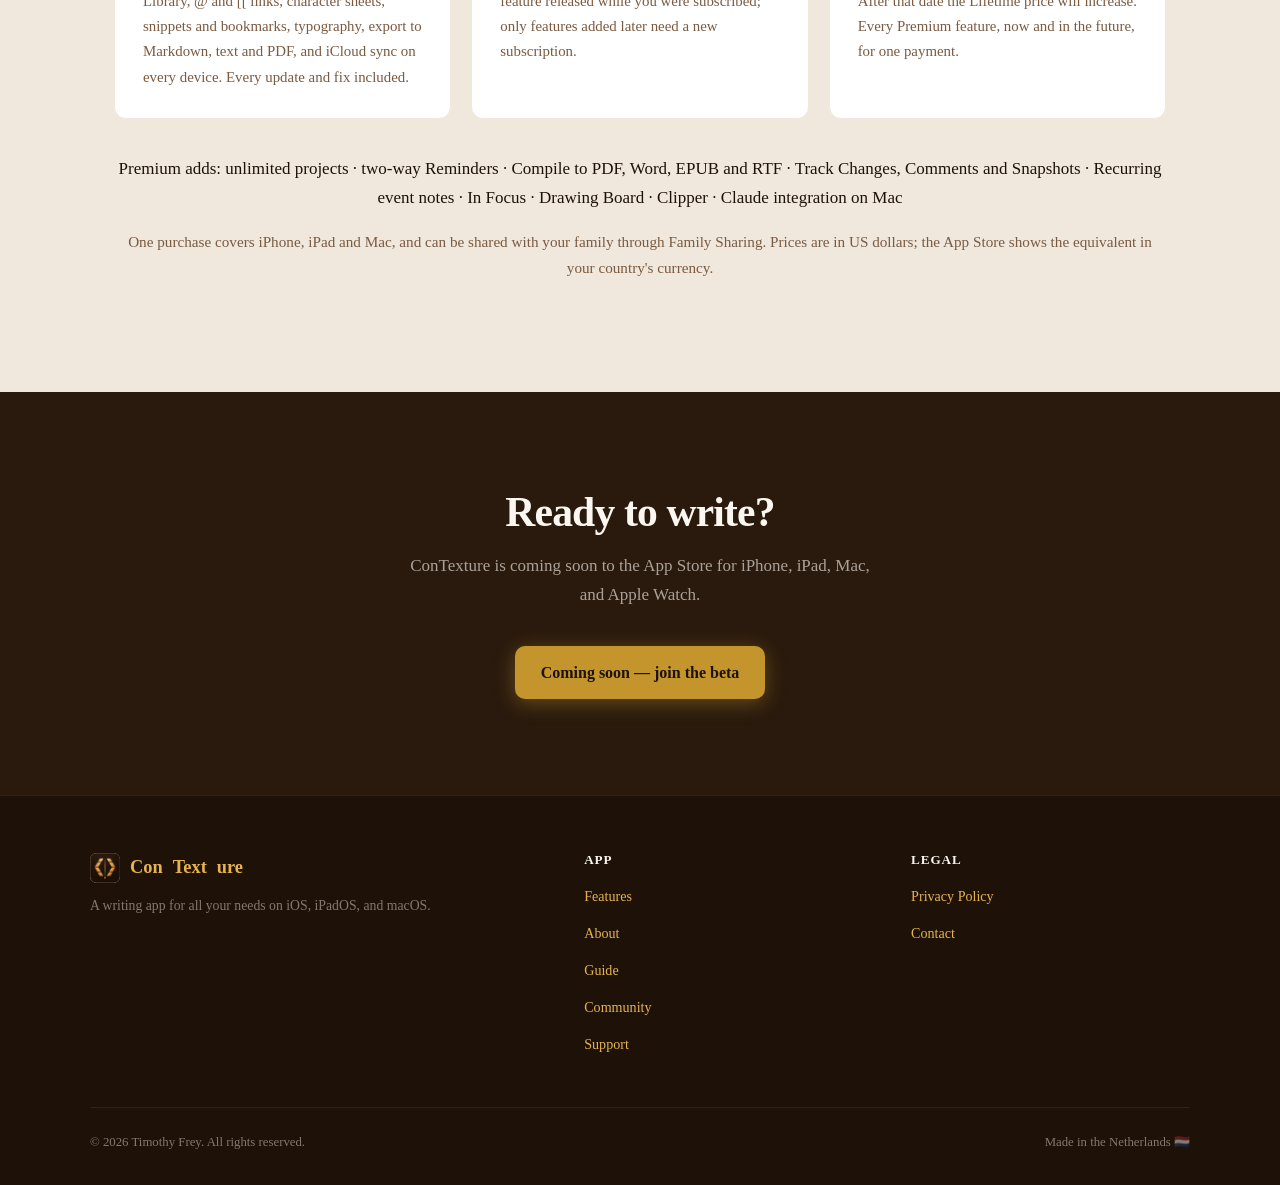
<file: features.html>
<!DOCTYPE html>
<html lang="en">
<head>
  <meta charset="UTF-8">
  <meta name="viewport" content="width=device-width, initial-scale=1.0">
  <meta property="og:image" content="https://contextureapp.app/img/og-image.jpg">
  <meta property="og:image:width" content="1200">
  <meta property="og:image:height" content="630">
  <meta name="twitter:card" content="summary_large_image">
  <title>Features — ConTexture</title>
  <meta name="description" content="Everything ConTexture can do — creative writing, drawing board, daily notes, character sheets, export to epub, markdown, and more.">
  <link rel="stylesheet" href="css/style.css">
  <link rel="icon" type="image/png" href="icon.png">
</head>
<body>

<nav>
  <div class="nav-inner">
    <a class="nav-logo" href="index.html"><img src="icon.png" alt="ConTexture">Con<span class="accent">Text</span>ure</a>
    <ul class="nav-links">
      <li><a href="features.html">Features</a></li>
      <li><a href="about.html">About</a></li>
      <li><a href="guide.html">Guide</a></li>
      <li><a href="community.html">Community</a></li>
      <li><a href="support.html">Support</a></li>
    </ul>
    <a class="nav-cta" href="community.html#beta">Join the beta</a>
    <button class="nav-burger" aria-label="Menu"><span></span><span></span><span></span></button>
  </div>
</nav>

<div class="page-hero">
  <div class="container">
    <h1>Features</h1>
    <p>Everything ConTexture does, in detail.</p>
  </div>
</div>

<!-- WRITING ENVIRONMENT -->
<section class="section">
  <div class="container">
    <div class="section-intro">
      <h2>The writing environment</h2>
      <p>A clean, distraction-free editor that gets out of your way — with everything you need always within reach.</p>
    </div>
    <div class="features-grid">
      <div class="feature-card">
        <div class="feature-icon">✍️</div>
        <h3>Markdown editor</h3>
        <p>Full Markdown support including headings, bold, italic, underline, inline code, code blocks, quote blocks, bullet lists, numbered lists, and task checkboxes.</p>
      </div>
      <div class="feature-card">
        <div class="feature-icon">🔤</div>
        <h3>Typography controls</h3>
        <p>Choose from Palatino, New York, Georgia, System, or Monospace. Adjust font size, line spacing, and column width to suit your preference.</p>
      </div>
      <div class="feature-card">
        <div class="feature-icon">◐</div>
        <h3>Light and dark</h3>
        <p>Warm paper by day, deep ink at night. Follow the system or choose your own. Both modes are designed on their own terms rather than one inverted from the other — the same restraint, the same hierarchy, in either light.</p>
      </div>
      <div class="feature-card">
        <div class="feature-icon">👁️</div>
        <h3>Live preview</h3>
        <p>Switch between edit and preview modes instantly. Preview renders full Markdown including images, headings, and formatting.</p>
      </div>
      <div class="feature-card">
        <div class="feature-icon">🖼️</div>
        <h3>Drawing board</h3>
        <p>Open a full drawing board directly from within your writing. Sketch a map, diagram a scene, or jot a quick idea visually — all saved alongside your notes.</p>
      
        <img class="card-shot" src="img/drawing-board.webp" alt="A drawing board with story-arc cards connected by arrows" loading="lazy">
      </div>
      <div class="feature-card">
        <div class="feature-icon">🔗</div>
        <h3>Wiki links</h3>
        <p>Type [[ to link any note to any other note in your project. Navigate your world like a wiki — characters, locations, and chapters all connected.</p>
      </div>
      <div class="feature-card">
        <div class="feature-icon">@</div>
        <h3>@ summons the Library</h3>
        <p>Type @ while writing and your whole Library opens at the cursor — every shelf as a fold-out list, your project's characters on top. A few letters find any name you've invented, and the name drops in as plain text. Every source, sheet and clipping in the Library is one keystroke from the sentence you're in.</p>
      
        <img class="card-shot" src="img/at-mention-library.webp" alt="Typing @ in the editor opens the Library picker: characters, images and worldbook entries, with Track Changes in the margin" loading="lazy">
      </div>
      <div class="feature-card">
        <div class="feature-icon">🔖</div>
        <h3>Bookmarks &amp; snippets</h3>
        <p>Bookmark whole pages and folders for one-tap access, or select a passage and save it as a snippet — a live pointer to those exact lines, not a copy. Open a snippet and it jumps to the note with the passage highlighted; a source's marked passages surface whenever you read it. Both sync across your devices.</p>
      </div>
      <div class="feature-card">
        <div class="feature-icon">💬</div>
        <h3>Inline comments <span class="badge-mac" title="Available in the Mac app">Mac</span></h3>
        <p>Select any text and add a comment anchored to it. Comments appear in the margin panel alongside your writing for easy review.</p>
      </div>
      <div class="feature-card">
        <div class="feature-icon">#</div>
        <h3>Footnotes &amp; citations</h3>
        <p>Insert and manage footnotes inline. Footnotes are stored as standard Markdown-compatible syntax, readable in any editor.</p>
      </div>
    </div>
  </div>
</section>

<!-- PROJECT ORGANISATION -->
<section class="section section-cream">
  <div class="container">
    <div class="section-intro">
      <h2>Project organisation</h2>
      <p>Three workspaces keep different kinds of writing cleanly separated — with a drawing board available throughout.</p>
    </div>
    <div class="features-grid">
      <div class="feature-card">
        <div class="feature-icon">📖</div>
        <h3>Creative Writing</h3>
        <p>Longform fiction projects with manuscript chapters, character sheets, outline folders, maps and images, drawing boards, and research notes — all nested under a single project.</p>
      </div>
      <div class="feature-card">
        <div class="feature-icon">📅</div>
        <h3>Daily Journal</h3>
        <p>One page per day, with your calendar events and tasks woven in. Tick a task in the note and it completes in Apple Reminders too — a true two-way mirror, not a copy. Pin what you're working on with In Focus and it follows you across devices.</p>
      
        <img class="card-shot" src="img/iphone-journal.webp" alt="The Journal sidebar on iPhone" loading="lazy">
      </div>
      <div class="feature-card">
        <div class="feature-icon">📚</div>
        <h3>The Library</h3>
        <p>Every source you write from, on one shelf — sources, character sheets, maps, clippings, PDFs. Anything in it can be pulled into any writing page with <strong>@</strong>. Move a character sheet here and it's linked, not copied — one glossary in every book of a series, edited once, correct everywhere. And it looks like a shelf: PDFs show their first page, notes their opening lines, and every card says which books it belongs to. Gallery, compact or list.</p>
        <img class="card-shot" src="img/library-shelf.webp" alt="The Library shelf: role shelves with spine bars showing their contents, collections, and view controls" loading="lazy">
      </div>
      <div class="feature-card">
        <div class="feature-icon">🎨</div>
        <h3>Drawing Board</h3>
        <p>A full freehand drawing canvas available from within any note. Sketch maps, wireframe scenes, visualise timelines, or annotate reference images — saved directly alongside your writing.</p>
      </div>
      <div class="feature-card">
        <div class="feature-icon">🎯</div>
        <h3>In Focus</h3>
        <p>A working set for the notes you're living in right now — a flag, not a folder, so nothing moves. Toggle with ⌘⇧F or drag a note in; the set syncs across Mac, iPhone and iPad.</p>
      </div>
      <div class="feature-card">
        <div class="feature-icon">⌚</div>
        <h3>Apple Watch</h3>
        <p>Dictate a thought from your wrist and it lands in your Inbox — even out of range, nothing is lost. Glance today's note and your In Focus set without reaching for a device.</p>
      </div>
      <div class="feature-card">
        <div class="feature-icon">🧑‍🎨</div>
        <h3>Character sheets</h3>
        <p>Structured character profiles with photo, biography, physical description, personality, relationships, and freeform markdown notes. Link characters to each other and reference them in your manuscript.</p>
      </div>
      <div class="feature-card">
        <div class="feature-icon">🗺️</div>
        <h3>Maps &amp; images</h3>
        <p>Dedicated image folders for world maps, reference photos, and visual inspiration. Import from your photo library and reference images directly in your writing with @mentions.</p>
      </div>
    </div>
  </div>
</section>

<!-- CROSS-PLATFORM -->
<section class="section section-dark">
  <div class="container">
    <div class="section-intro">
      <h2>Write everywhere</h2>
      <p>ConTexture works seamlessly across all your Apple devices — your writing is always where you are.</p>
    </div>
    <div class="features-grid">
      <div class="feature-card" style="background:rgba(255,255,255,0.06);border-color:rgba(196,149,44,0.2)">
        <div class="feature-icon">📱</div>
        <h3 style="color:var(--cream)">iPhone</h3>
        <p style="color:rgba(250,246,240,0.65)">Full writing experience optimised for one-handed use. Capture ideas, write on the go, and access everything in your projects from your pocket.</p>
      </div>
      <div class="feature-card" style="background:rgba(255,255,255,0.06);border-color:rgba(196,149,44,0.2)">
        <div class="feature-icon">📲</div>
        <h3 style="color:var(--cream)">iPad — side by side</h3>
        <p style="color:rgba(250,246,240,0.65)">Use Split View to open two documents side by side — write in one, reference a character sheet, map, or outline in the other. The margin panel keeps tools always at hand. The same split works on the Mac.</p>
      </div>
      <div class="feature-card" style="background:rgba(255,255,255,0.06);border-color:rgba(196,149,44,0.2)">
        <div class="feature-icon">💻</div>
        <h3 style="color:var(--cream)">Mac — full keyboard</h3>
        <p style="color:rgba(250,246,240,0.65)">A native Mac experience with full menu bar, keyboard shortcuts for every action, sidebar navigation, and side-by-side split editing. Built for serious writing sessions.</p>
      </div>
      <div class="feature-card" style="background:rgba(255,255,255,0.06);border-color:rgba(196,149,44,0.2)">
        <div class="feature-icon">☁️</div>
        <h3 style="color:var(--cream)">iCloud sync</h3>
        <p style="color:rgba(250,246,240,0.65)">Everything syncs automatically across all your devices via iCloud. Start a chapter on your Mac, continue on your iPad, capture an idea on your iPhone — it's all there.</p>
      </div>
    </div>
  </div>
</section>

<!-- EXPORT & SHARING -->
<section class="section">
  <div class="container">
    <div class="section-intro">
      <h2>Export &amp; sharing</h2>
      <p>Take your writing anywhere — ConTexture offers export options that most iOS writing apps simply don't.</p>
    </div>
    <div class="features-grid">
      <div class="feature-card">
        <div class="feature-icon">📕</div>
        <h3>ePub export</h3>
        <p>Export your work as an ePub file — readable on any e-reader, Kindle, Apple Books, or ePub viewer. One of the few iOS writing apps to offer this directly.</p>
      </div>
      <div class="feature-card">
        <div class="feature-icon">📝</div>
        <h3>Plain Markdown</h3>
        <p>Export clean .md files that open perfectly in any Markdown editor. Great for moving work between apps or archiving.</p>
      </div>
      <div class="feature-card">
        <div class="feature-icon">📤</div>
        <h3>Rich export</h3>
        <p>Export with YAML front matter and comments preserved as footnotes — perfect for sharing with another ConTexture user who can import with full fidelity.</p>
      </div>
      <div class="feature-card">
        <div class="feature-icon">👥</div>
        <h3>Live collaboration</h3>
        <p>Share a note via iCloud file sharing for real-time collaboration. Both people edit the same file live — works with any Markdown editor, no ConTexture required on the other side.</p>
      </div>
      <div class="feature-card">
        <div class="feature-icon">📥</div>
        <h3>Import .md files</h3>
        <p>Import any .md or .markdown file from anywhere on your device or iCloud. Choose exactly which project and folder it lands in.</p>
      </div>
      <div class="feature-card">
        <div class="feature-icon">🖨️</div>
        <h3>Print &amp; PDF</h3>
        <p>Print any document or export as PDF directly from the app — formatted cleanly and ready to share or archive.</p>
      </div>
    </div>
  </div>
</section>

<!-- PRICING — must match App Store Connect: yearly $34.99 with a 14-day free
     trial (com.timpfrey.ConText.premium.yearly), Lifetime $59.99 early-bird
     (com.timpfrey.ConText.premium.lifetime), Family Sharing on. -->
<section class="section section-cream" id="pricing">
  <div class="container">
    <div class="section-intro">
      <h2>Free to use. Premium when you want more.</h2>
      <p>ConTexture's core features are free, forever, with every update. You will never be blocked from anything you wrote.</p>
    </div>
    <div class="features-grid">
      <div class="feature-card">
        <div class="feature-icon">✍️</div>
        <h3>Free</h3>
        <p>Your first Creative project, the daily Journal with your calendars and reminders, the Library, @ and [[ links, character sheets, snippets and bookmarks, typography, export to Markdown, text and PDF, and iCloud sync on every device. Every update and fix included.</p>
      </div>
      <div class="feature-card">
        <div class="feature-icon">🔄</div>
        <h3>Premium Yearly — $34.99 / year</h3>
        <p>Starts with a 14-day free trial. Stop subscribing and you keep every Premium feature released while you were subscribed; only features added later need a new subscription.</p>
      </div>
      <div class="feature-card">
        <div class="feature-icon">💳</div>
        <h3>Premium Lifetime — $59.99 once</h3>
        <p><strong>Early-bird price until January 31, 2027.</strong> After that date the Lifetime price will increase. Every Premium feature, now and in the future, for one payment.</p>
      </div>
    </div>
    <p style="text-align:center;margin-top:36px">Premium adds: unlimited projects · two-way Reminders · Compile to PDF, Word, EPUB and RTF · Track Changes, Comments and Snapshots · Recurring event notes · In Focus · Drawing Board · Clipper · Claude integration on Mac</p>
    <p style="text-align:center;color:var(--text-muted);margin-top:16px;font-size:0.95rem">One purchase covers iPhone, iPad and Mac, and can be shared with your family through Family Sharing. Prices are in US dollars; the App Store shows the equivalent in your country's currency.</p>
  </div>
</section>

<section class="section section-dark cta-band">
  <h2>Ready to write?</h2>
  <p>ConTexture is coming soon to the App Store for iPhone, iPad, Mac, and Apple Watch.</p>
  <a class="btn-primary" href="community.html#beta">Coming soon — join the beta</a>
</section>

<footer>
  <div class="footer-inner">
    <div class="footer-brand">
      <a class="nav-logo" href="index.html"><img src="icon.png" alt="ConTexture">Con<span class="accent">Text</span>ure</a>
      <p>A writing app for all your needs on iOS, iPadOS, and macOS.</p>
    </div>
    <div>
      <h4>App</h4>
      <ul>
        <li><a href="features.html">Features</a></li>
        <li><a href="about.html">About</a></li>
        <li><a href="guide.html">Guide</a></li>
        <li><a href="community.html">Community</a></li>
        <li><a href="support.html">Support</a></li>
      </ul>
    </div>
    <div>
      <h4>Legal</h4>
      <ul>
        <li><a href="privacy.html">Privacy Policy</a></li>
        <li><a href="support.html">Contact</a></li>
      </ul>
    </div>
  </div>
  <div class="footer-bottom">
    <span>&copy; 2026 Timothy Frey. All rights reserved.</span>
    <span>Made in the Netherlands 🇳🇱</span>
  </div>
</footer>

<script src="js/main.js"></script>
</body>
</html>
</file>
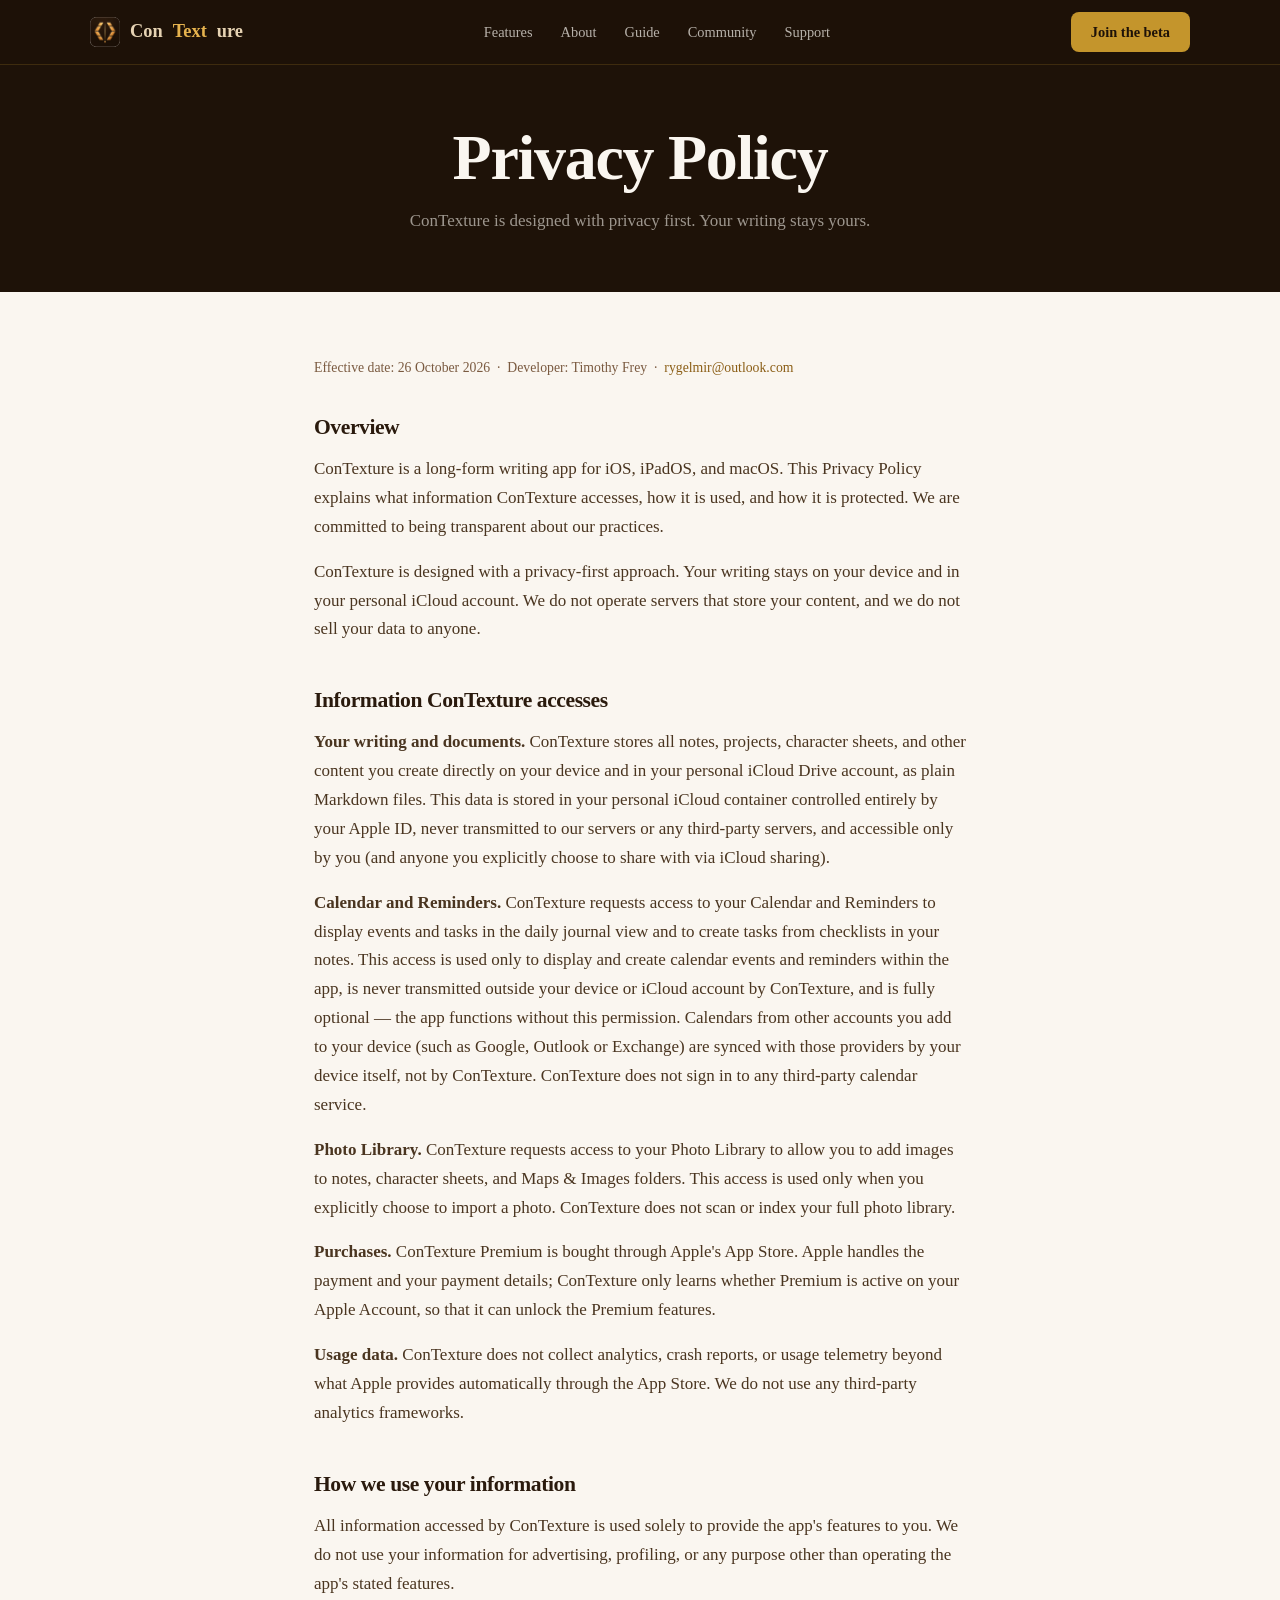
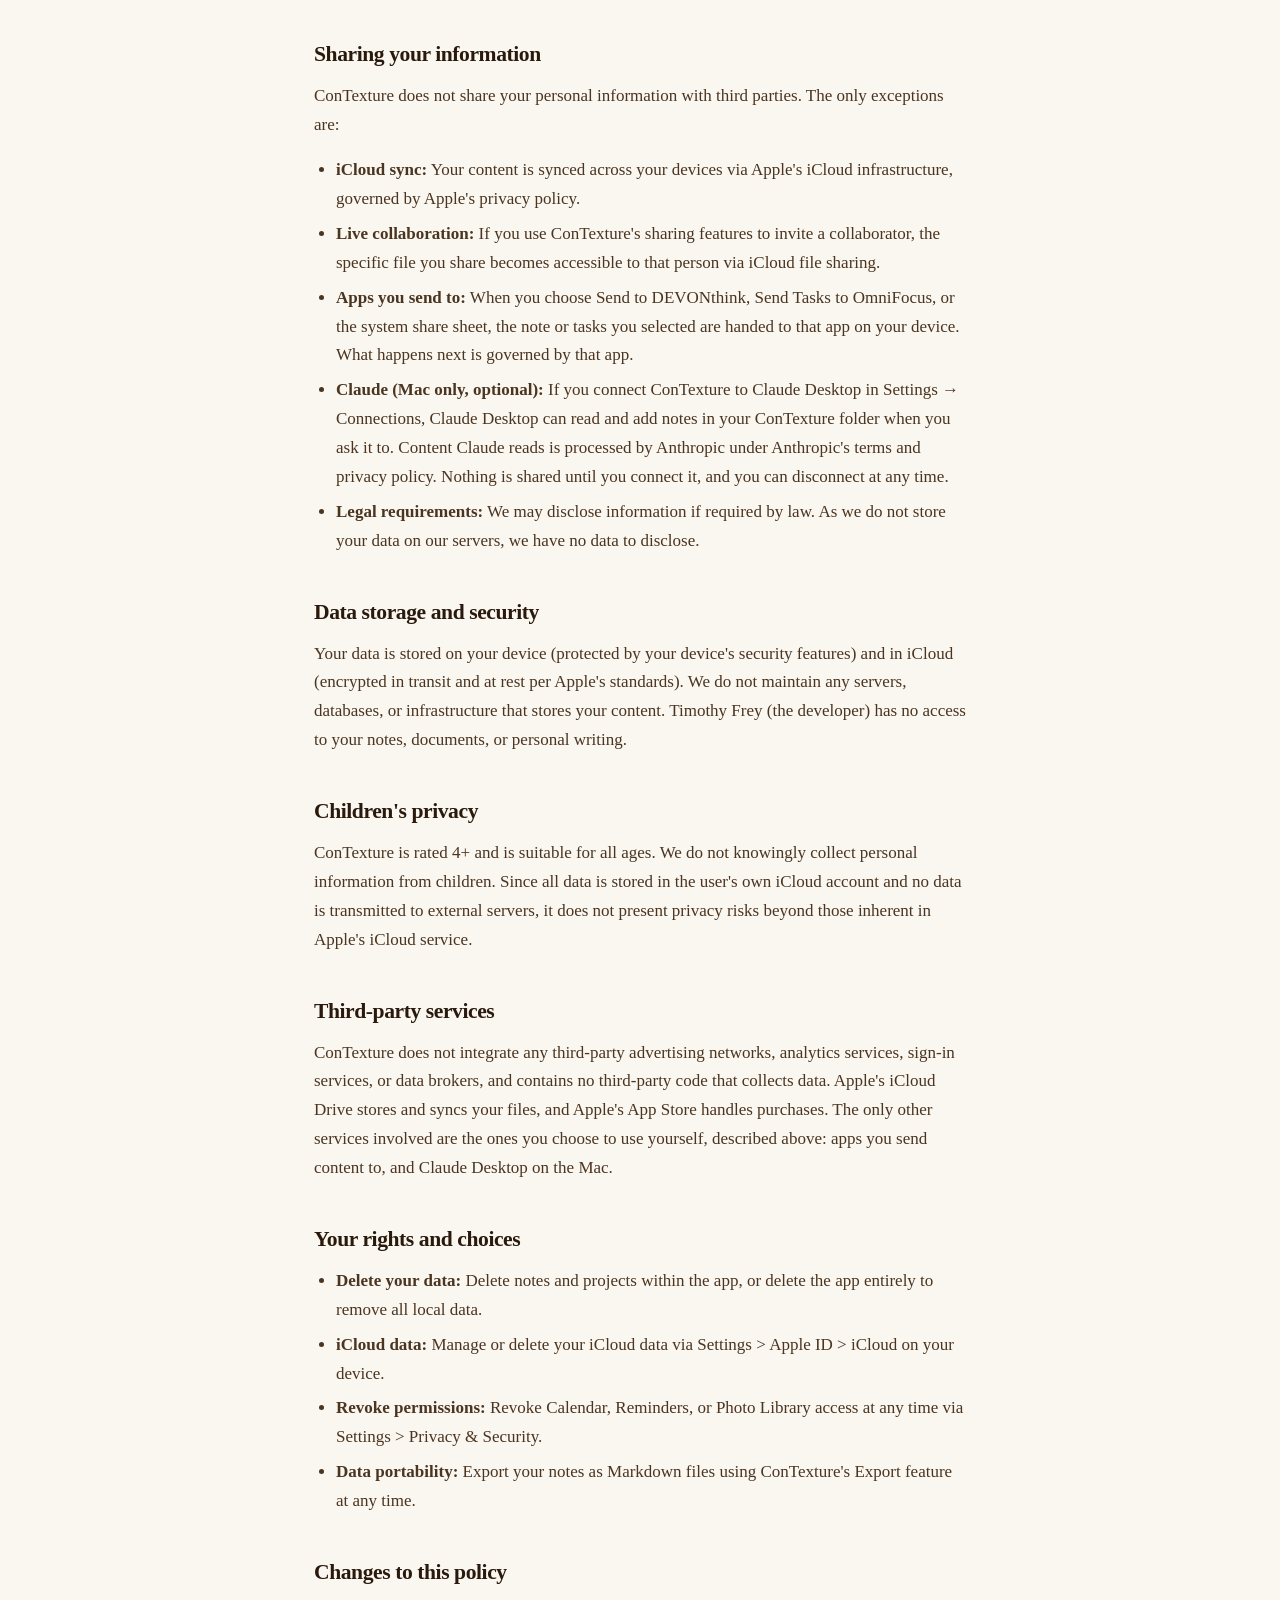
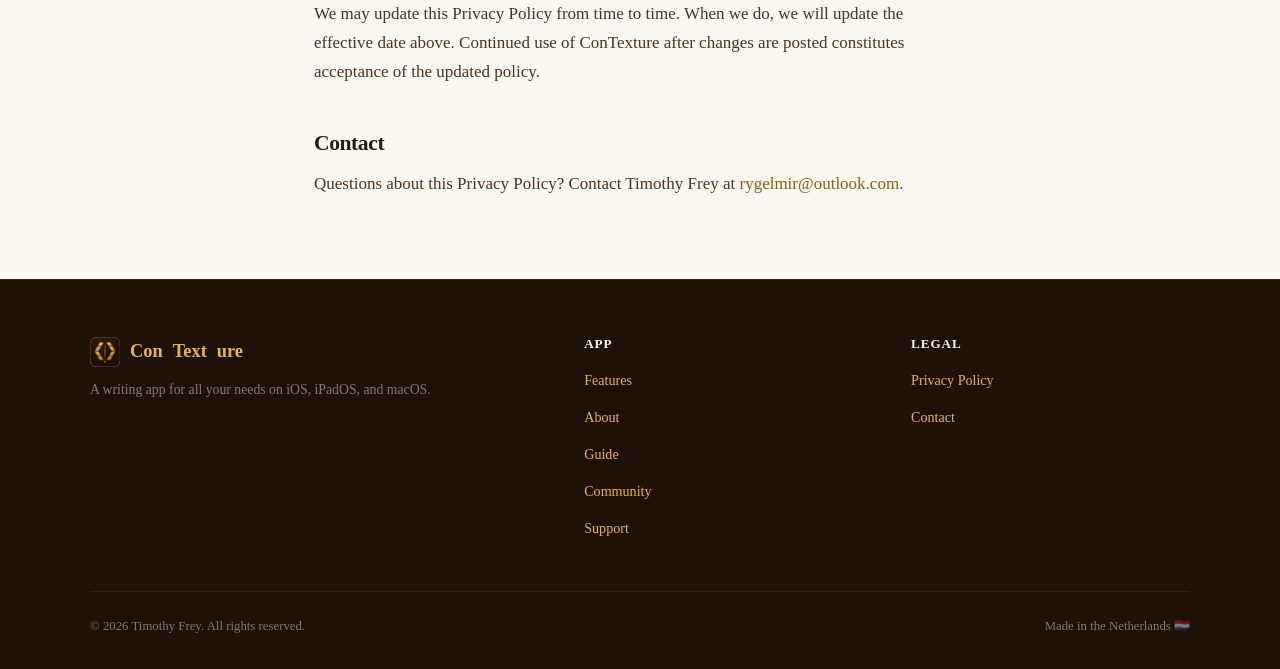
<file: privacy.html>
<!DOCTYPE html>
<html lang="en">
<head>
  <meta charset="UTF-8">
  <meta name="viewport" content="width=device-width, initial-scale=1.0">
  <meta property="og:image" content="https://contextureapp.app/img/og-image.jpg">
  <meta property="og:image:width" content="1200">
  <meta property="og:image:height" content="630">
  <meta name="twitter:card" content="summary_large_image">
  <title>Privacy Policy — ConTexture</title>
  <meta name="description" content="ConTexture privacy policy. Your writing stays on your device and in your personal iCloud account.">
  <link rel="stylesheet" href="css/style.css">
  <link rel="icon" type="image/png" href="icon.png">
</head>
<body>

<nav>
  <div class="nav-inner">
    <a class="nav-logo" href="index.html"><img src="icon.png" alt="ConTexture">Con<span class="accent">Text</span>ure</a>
    <ul class="nav-links">
      <li><a href="features.html">Features</a></li>
      <li><a href="about.html">About</a></li>
      <li><a href="guide.html">Guide</a></li>
      <li><a href="community.html">Community</a></li>
      <li><a href="support.html">Support</a></li>
    </ul>
    <a class="nav-cta" href="community.html#beta">Join the beta</a>
    <button class="nav-burger" aria-label="Menu"><span></span><span></span><span></span></button>
  </div>
</nav>

<div class="page-hero">
  <div class="container">
    <h1>Privacy Policy</h1>
    <p>ConTexture is designed with privacy first. Your writing stays yours.</p>
  </div>
</div>

<div class="prose">
  <p class="updated">Effective date: 26 October 2026 &nbsp;·&nbsp; Developer: Timothy Frey &nbsp;·&nbsp; <a href="mailto:rygelmir@outlook.com">rygelmir@outlook.com</a></p>

  <h2>Overview</h2>
  <p>ConTexture is a long-form writing app for iOS, iPadOS, and macOS. This Privacy Policy explains what information ConTexture accesses, how it is used, and how it is protected. We are committed to being transparent about our practices.</p>
  <p>ConTexture is designed with a privacy-first approach. Your writing stays on your device and in your personal iCloud account. We do not operate servers that store your content, and we do not sell your data to anyone.</p>

  <h2>Information ConTexture accesses</h2>

  <p><strong>Your writing and documents.</strong> ConTexture stores all notes, projects, character sheets, and other content you create directly on your device and in your personal iCloud Drive account, as plain Markdown files. This data is stored in your personal iCloud container controlled entirely by your Apple ID, never transmitted to our servers or any third-party servers, and accessible only by you (and anyone you explicitly choose to share with via iCloud sharing).</p>

  <p><strong>Calendar and Reminders.</strong> ConTexture requests access to your Calendar and Reminders to display events and tasks in the daily journal view and to create tasks from checklists in your notes. This access is used only to display and create calendar events and reminders within the app, is never transmitted outside your device or iCloud account by ConTexture, and is fully optional — the app functions without this permission. Calendars from other accounts you add to your device (such as Google, Outlook or Exchange) are synced with those providers by your device itself, not by ConTexture. ConTexture does not sign in to any third-party calendar service.</p>

  <p><strong>Photo Library.</strong> ConTexture requests access to your Photo Library to allow you to add images to notes, character sheets, and Maps &amp; Images folders. This access is used only when you explicitly choose to import a photo. ConTexture does not scan or index your full photo library.</p>

  <p><strong>Purchases.</strong> ConTexture Premium is bought through Apple's App Store. Apple handles the payment and your payment details; ConTexture only learns whether Premium is active on your Apple Account, so that it can unlock the Premium features.</p>

  <p><strong>Usage data.</strong> ConTexture does not collect analytics, crash reports, or usage telemetry beyond what Apple provides automatically through the App Store. We do not use any third-party analytics frameworks.</p>

  <h2>How we use your information</h2>
  <p>All information accessed by ConTexture is used solely to provide the app's features to you. We do not use your information for advertising, profiling, or any purpose other than operating the app's stated features.</p>

  <h2>Sharing your information</h2>
  <p>ConTexture does not share your personal information with third parties. The only exceptions are:</p>
  <ul>
    <li><strong>iCloud sync:</strong> Your content is synced across your devices via Apple's iCloud infrastructure, governed by Apple's privacy policy.</li>
    <li><strong>Live collaboration:</strong> If you use ConTexture's sharing features to invite a collaborator, the specific file you share becomes accessible to that person via iCloud file sharing.</li>
    <li><strong>Apps you send to:</strong> When you choose Send to DEVONthink, Send Tasks to OmniFocus, or the system share sheet, the note or tasks you selected are handed to that app on your device. What happens next is governed by that app.</li>
    <li><strong>Claude (Mac only, optional):</strong> If you connect ConTexture to Claude Desktop in Settings → Connections, Claude Desktop can read and add notes in your ConTexture folder when you ask it to. Content Claude reads is processed by Anthropic under Anthropic's terms and privacy policy. Nothing is shared until you connect it, and you can disconnect at any time.</li>
    <li><strong>Legal requirements:</strong> We may disclose information if required by law. As we do not store your data on our servers, we have no data to disclose.</li>
  </ul>

  <h2>Data storage and security</h2>
  <p>Your data is stored on your device (protected by your device's security features) and in iCloud (encrypted in transit and at rest per Apple's standards). We do not maintain any servers, databases, or infrastructure that stores your content. Timothy Frey (the developer) has no access to your notes, documents, or personal writing.</p>

  <h2>Children's privacy</h2>
  <p>ConTexture is rated 4+ and is suitable for all ages. We do not knowingly collect personal information from children. Since all data is stored in the user's own iCloud account and no data is transmitted to external servers, it does not present privacy risks beyond those inherent in Apple's iCloud service.</p>

  <h2>Third-party services</h2>
  <p>ConTexture does not integrate any third-party advertising networks, analytics services, sign-in services, or data brokers, and contains no third-party code that collects data. Apple's iCloud Drive stores and syncs your files, and Apple's App Store handles purchases. The only other services involved are the ones you choose to use yourself, described above: apps you send content to, and Claude Desktop on the Mac.</p>

  <h2>Your rights and choices</h2>
  <ul>
    <li><strong>Delete your data:</strong> Delete notes and projects within the app, or delete the app entirely to remove all local data.</li>
    <li><strong>iCloud data:</strong> Manage or delete your iCloud data via Settings &gt; Apple ID &gt; iCloud on your device.</li>
    <li><strong>Revoke permissions:</strong> Revoke Calendar, Reminders, or Photo Library access at any time via Settings &gt; Privacy &amp; Security.</li>
    <li><strong>Data portability:</strong> Export your notes as Markdown files using ConTexture's Export feature at any time.</li>
  </ul>

  <h2>Changes to this policy</h2>
  <p>We may update this Privacy Policy from time to time. When we do, we will update the effective date above. Continued use of ConTexture after changes are posted constitutes acceptance of the updated policy.</p>

  <h2>Contact</h2>
  <p>Questions about this Privacy Policy? Contact Timothy Frey at <a href="mailto:rygelmir@outlook.com">rygelmir@outlook.com</a>.</p>
</div>

<footer>
  <div class="footer-inner">
    <div class="footer-brand">
      <a class="nav-logo" href="index.html"><img src="icon.png" alt="ConTexture">Con<span class="accent">Text</span>ure</a>
      <p>A writing app for all your needs on iOS, iPadOS, and macOS.</p>
    </div>
    <div>
      <h4>App</h4>
      <ul>
        <li><a href="features.html">Features</a></li>
        <li><a href="about.html">About</a></li>
        <li><a href="guide.html">Guide</a></li>
        <li><a href="community.html">Community</a></li>
        <li><a href="support.html">Support</a></li>
      </ul>
    </div>
    <div>
      <h4>Legal</h4>
      <ul>
        <li><a href="privacy.html">Privacy Policy</a></li>
        <li><a href="support.html">Contact</a></li>
      </ul>
    </div>
  </div>
  <div class="footer-bottom">
    <span>&copy; 2026 Timothy Frey. All rights reserved.</span>
    <span>Made in the Netherlands 🇳🇱</span>
  </div>
</footer>

<script src="js/main.js"></script>
</body>
</html>
</file>
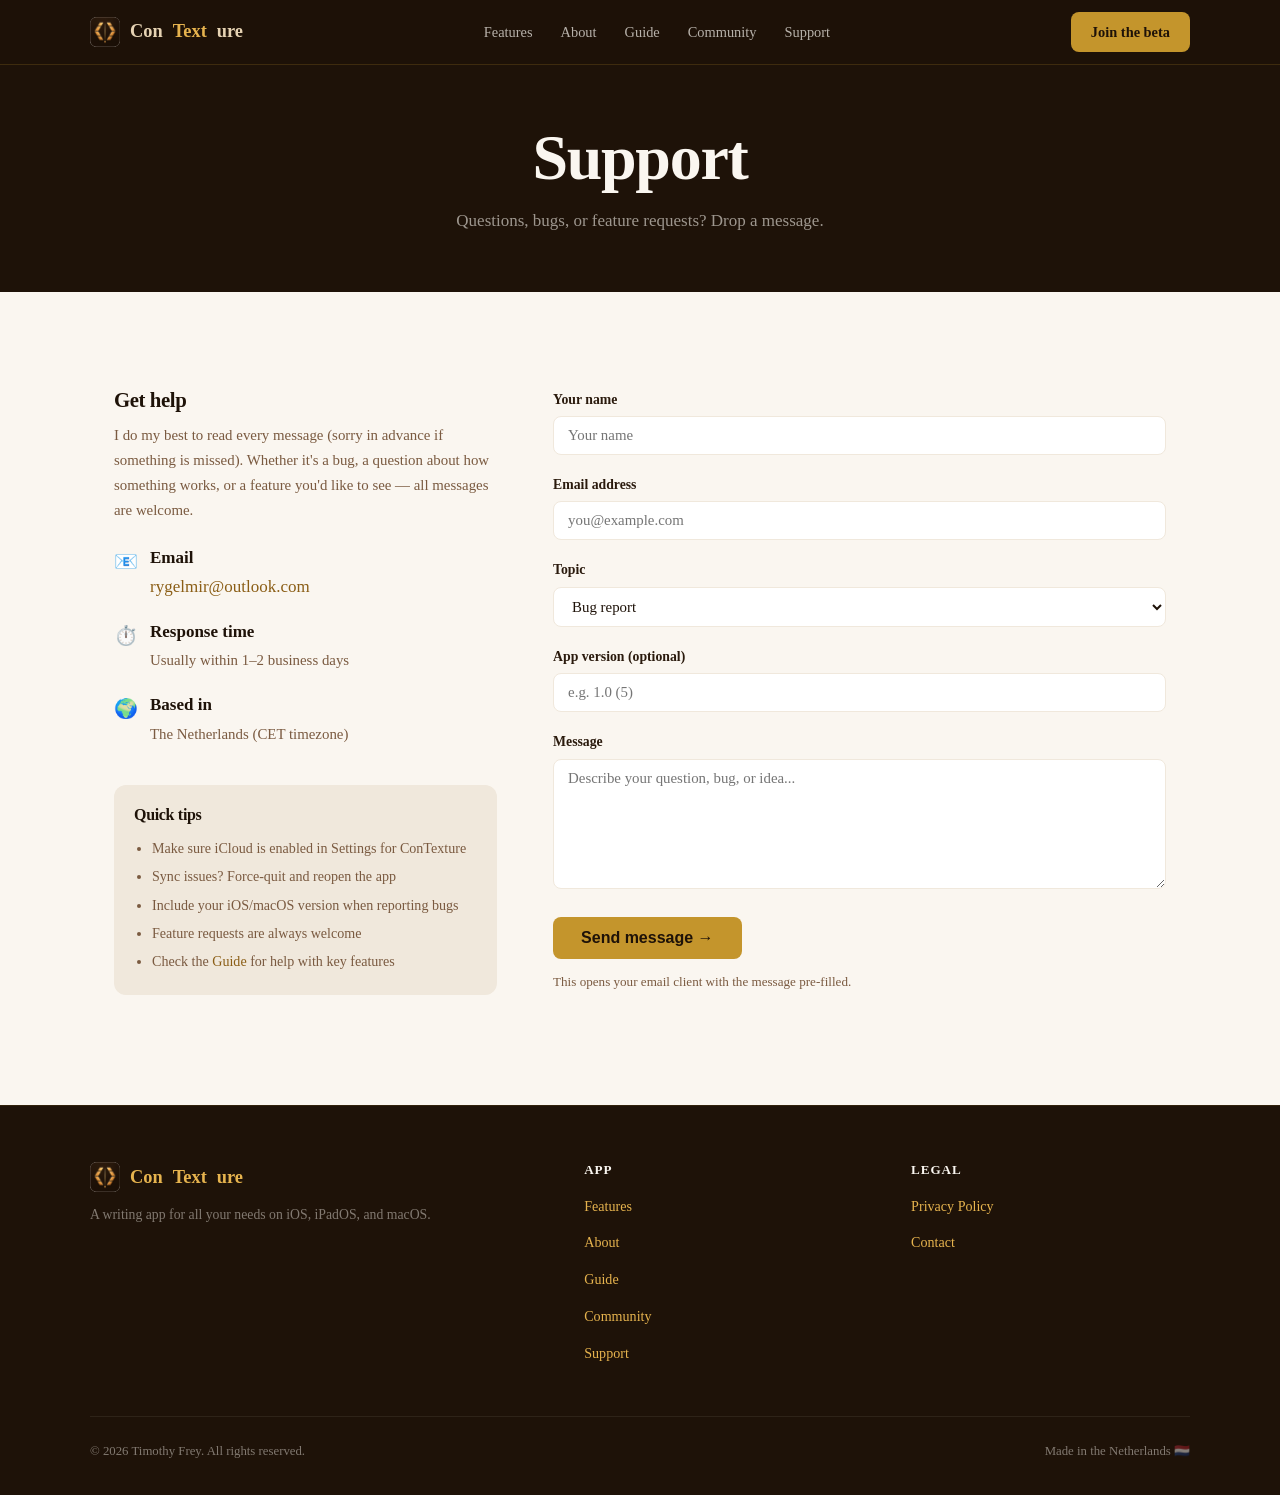
<file: support.html>
<!DOCTYPE html>
<html lang="en">
<head>
  <meta charset="UTF-8">
  <meta name="viewport" content="width=device-width, initial-scale=1.0">
  <meta property="og:image" content="https://contextureapp.app/img/og-image.jpg">
  <meta property="og:image:width" content="1200">
  <meta property="og:image:height" content="630">
  <meta name="twitter:card" content="summary_large_image">
  <title>Support — ConTexture</title>
  <meta name="description" content="Get help with ConTexture. Report a bug, ask a question, or request a feature.">
  <link rel="stylesheet" href="css/style.css">
  <link rel="icon" type="image/png" href="icon.png">
</head>
<body>

<nav>
  <div class="nav-inner">
    <a class="nav-logo" href="index.html"><img src="icon.png" alt="ConTexture">Con<span class="accent">Text</span>ure</a>
    <ul class="nav-links">
      <li><a href="features.html">Features</a></li>
      <li><a href="about.html">About</a></li>
      <li><a href="guide.html">Guide</a></li>
      <li><a href="community.html">Community</a></li>
      <li><a href="support.html">Support</a></li>
    </ul>
    <a class="nav-cta" href="community.html#beta">Join the beta</a>
    <button class="nav-burger" aria-label="Menu"><span></span><span></span><span></span></button>
  </div>
</nav>

<div class="page-hero">
  <div class="container">
    <h1>Support</h1>
    <p>Questions, bugs, or feature requests? Drop a message.</p>
  </div>
</div>

<section class="section">
  <div class="container">
    <div class="support-grid">
      <div class="support-info">
        <h3>Get help</h3>
        <p>I do my best to read every message (sorry in advance if something is missed). Whether it's a bug, a question about how something works, or a feature you'd like to see — all messages are welcome.</p>
        <div class="contact-item">
          <span class="icon">📧</span>
          <div>
            <strong>Email</strong><br>
            <a href="mailto:rygelmir@outlook.com">rygelmir@outlook.com</a>
          </div>
        </div>
        <div class="contact-item" style="margin-top:16px">
          <span class="icon">⏱️</span>
          <div>
            <strong>Response time</strong><br>
            <span style="color:var(--text-muted);font-size:0.93rem">Usually within 1–2 business days</span>
          </div>
        </div>
        <div class="contact-item" style="margin-top:16px">
          <span class="icon">🌍</span>
          <div>
            <strong>Based in</strong><br>
            <span style="color:var(--text-muted);font-size:0.93rem">The Netherlands (CET timezone)</span>
          </div>
        </div>

        <div style="margin-top:36px;padding:20px;background:var(--cream-dark);border-radius:var(--radius)">
          <h4 style="margin-bottom:10px;font-size:1rem">Quick tips</h4>
          <ul style="padding-left:18px;color:var(--text-muted);font-size:0.88rem;line-height:2">
            <li>Make sure iCloud is enabled in Settings for ConTexture</li>
            <li>Sync issues? Force-quit and reopen the app</li>
            <li>Include your iOS/macOS version when reporting bugs</li>
            <li>Feature requests are always welcome</li>
            <li>Check the <a href="guide.html">Guide</a> for help with key features</li>
          </ul>
        </div>
      </div>

      <div class="support-form">
        <form>
          <label for="name">Your name</label>
          <input type="text" id="name" name="name" placeholder="Your name" required>

          <label for="email">Email address</label>
          <input type="email" id="email" name="email" placeholder="you@example.com" required>

          <label for="subject">Topic</label>
          <select id="subject" name="subject">
            <option value="Bug report">Bug report</option>
            <option value="Feature request">Feature request</option>
            <option value="Question about ConTexture">Question about ConTexture</option>
            <option value="TestFlight feedback">TestFlight feedback</option>
            <option value="Other">Other</option>
          </select>

          <label for="version">App version (optional)</label>
          <input type="text" id="version" name="version" placeholder="e.g. 1.0 (5)">

          <label for="message">Message</label>
          <textarea id="message" name="message" placeholder="Describe your question, bug, or idea..." required></textarea>

          <button type="submit">Send message →</button>
          <p style="margin-top:12px;font-size:0.82rem;color:var(--text-muted)">This opens your email client with the message pre-filled.</p>
        </form>
      </div>
    </div>
  </div>
</section>

<footer>
  <div class="footer-inner">
    <div class="footer-brand">
      <a class="nav-logo" href="index.html"><img src="icon.png" alt="ConTexture">Con<span class="accent">Text</span>ure</a>
      <p>A writing app for all your needs on iOS, iPadOS, and macOS.</p>
    </div>
    <div>
      <h4>App</h4>
      <ul>
        <li><a href="features.html">Features</a></li>
        <li><a href="about.html">About</a></li>
        <li><a href="guide.html">Guide</a></li>
        <li><a href="community.html">Community</a></li>
        <li><a href="support.html">Support</a></li>
      </ul>
    </div>
    <div>
      <h4>Legal</h4>
      <ul>
        <li><a href="privacy.html">Privacy Policy</a></li>
        <li><a href="support.html">Contact</a></li>
      </ul>
    </div>
  </div>
  <div class="footer-bottom">
    <span>&copy; 2026 Timothy Frey. All rights reserved.</span>
    <span>Made in the Netherlands 🇳🇱</span>
  </div>
</footer>

<script src="js/main.js"></script>
</body>
</html>
</file>
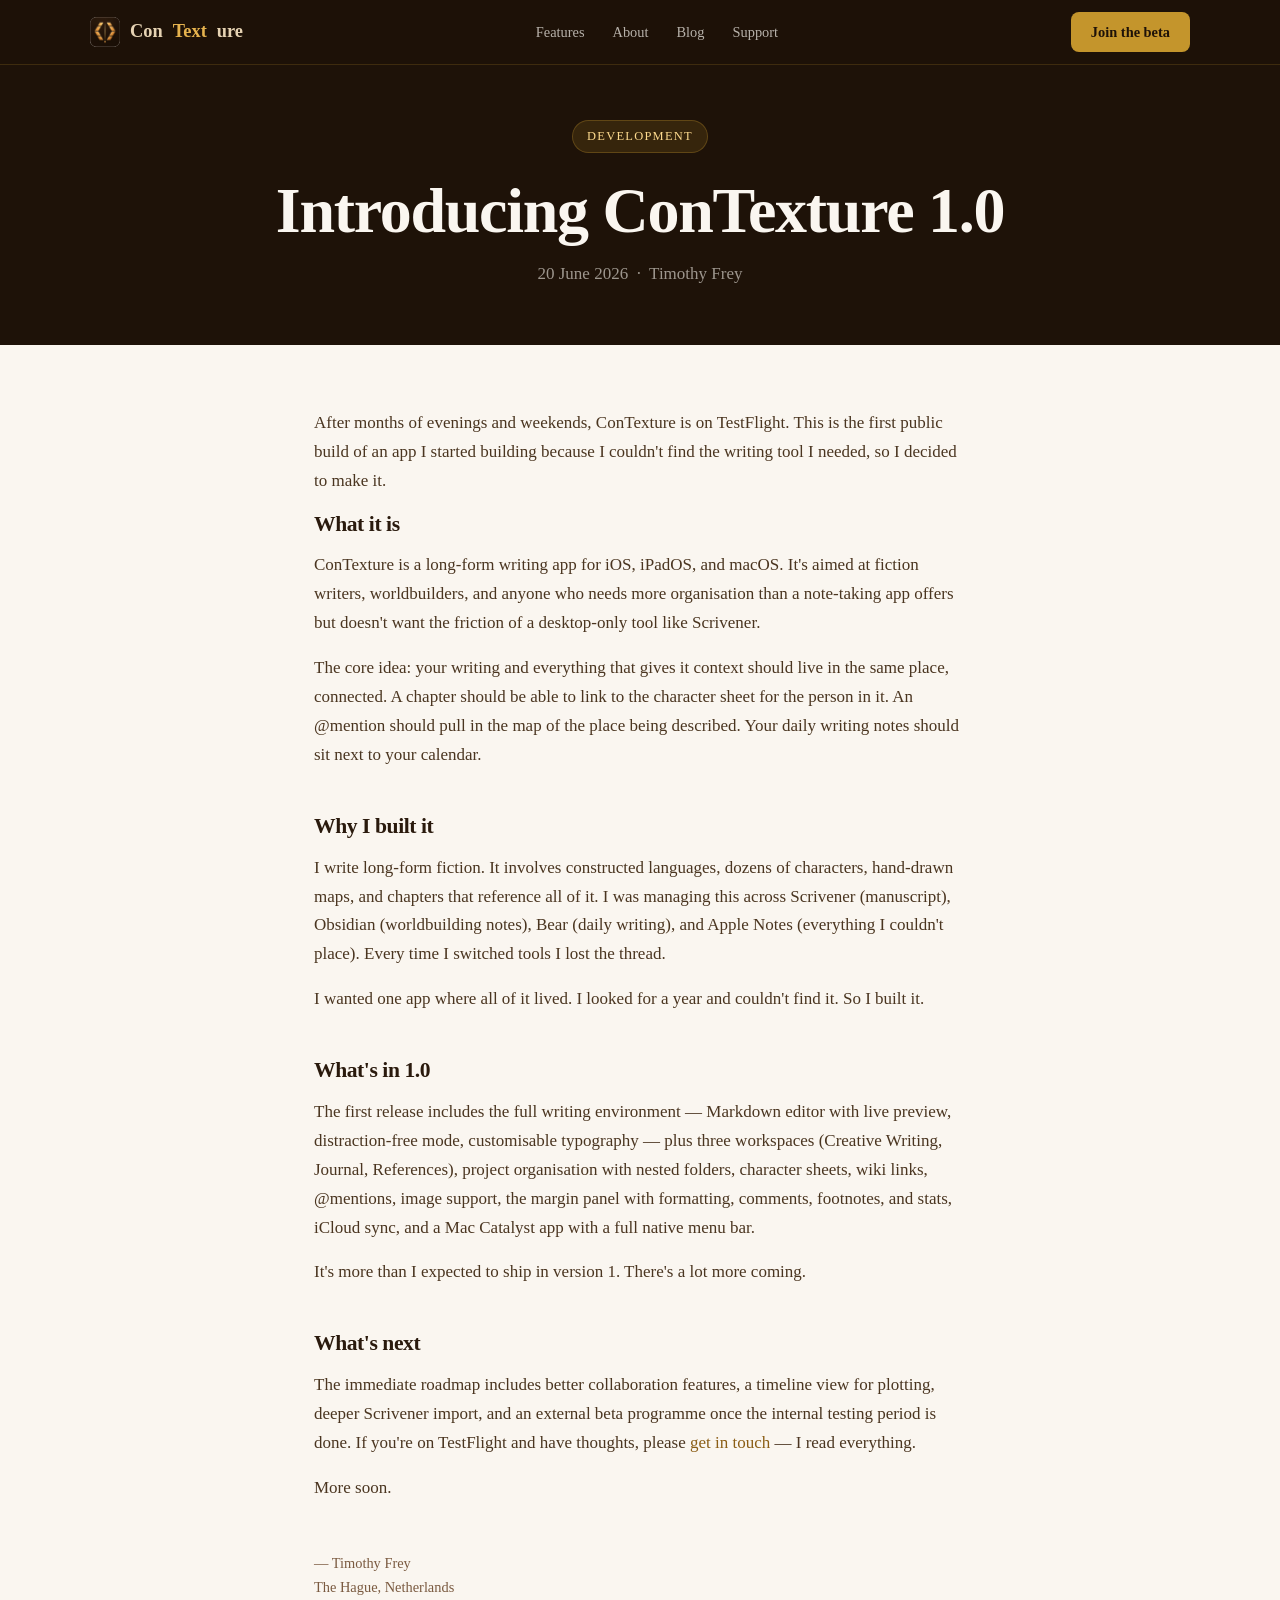
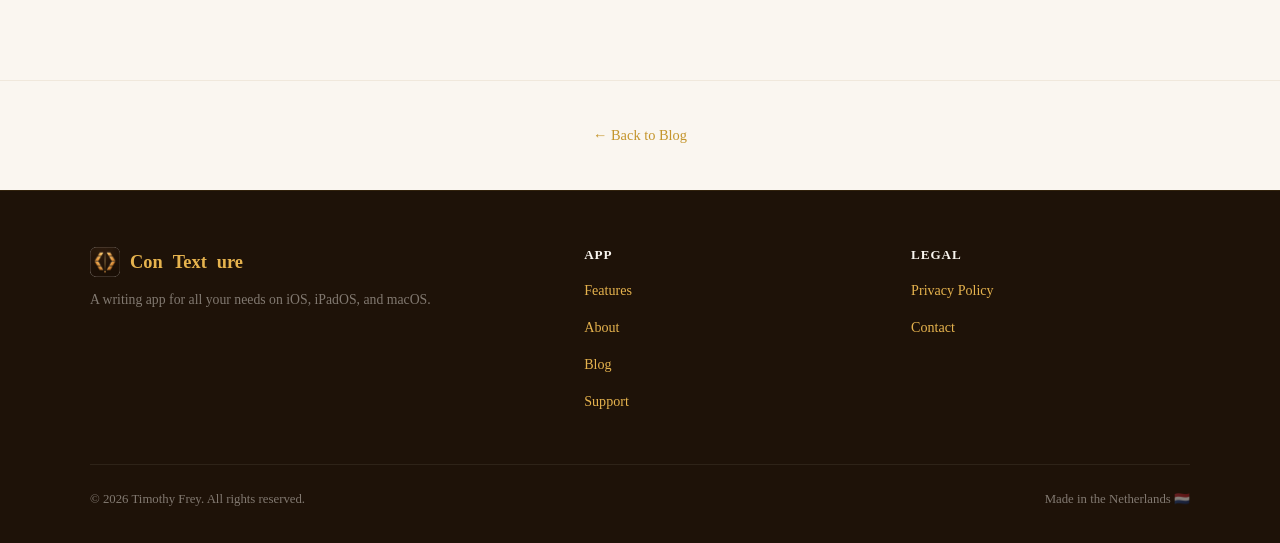
<file: blog/posts/introducing-contexture.html>
<!DOCTYPE html>
<html lang="en">
<head>
  <meta charset="UTF-8">
  <meta name="viewport" content="width=device-width, initial-scale=1.0">
  <title>Introducing ConTexture 1.0 — Blog</title>
  <meta name="description" content="After months of building, ConTexture is on TestFlight. Here's what it does, why I built it, and what's coming next.">
  <link rel="stylesheet" href="../../css/style.css">
  <link rel="icon" type="image/png" href="../../icon.png">
</head>
<body>

<nav>
  <div class="nav-inner">
    <a class="nav-logo" href="../../index.html"><img src="../../icon.png" alt="ConTexture">Con<span class="accent">Text</span>ure</a>
    <ul class="nav-links">
      <li><a href="../../features.html">Features</a></li>
      <li><a href="../../about.html">About</a></li>
      <li><a href="../index.html">Blog</a></li>
      <li><a href="../../support.html">Support</a></li>
    </ul>
    <a class="nav-cta" href="community.html#beta">Join the beta</a>
    <button class="nav-burger" aria-label="Menu"><span></span><span></span><span></span></button>
  </div>
</nav>

<div class="page-hero">
  <div class="container">
    <span style="display:inline-block;background:rgba(196,149,44,0.15);border:1px solid rgba(196,149,44,0.3);color:var(--gold-pale);font-size:0.78rem;letter-spacing:0.1em;text-transform:uppercase;padding:5px 14px;border-radius:100px;margin-bottom:20px">Development</span>
    <h1>Introducing ConTexture 1.0</h1>
    <p>20 June 2026 &nbsp;·&nbsp; Timothy Frey</p>
  </div>
</div>

<div class="prose">
  <p>After months of evenings and weekends, ConTexture is on TestFlight. This is the first public build of an app I started building because I couldn't find the writing tool I needed, so I decided to make it.</p>

  <h2>What it is</h2>
  <p>ConTexture is a long-form writing app for iOS, iPadOS, and macOS. It's aimed at fiction writers, worldbuilders, and anyone who needs more organisation than a note-taking app offers but doesn't want the friction of a desktop-only tool like Scrivener.</p>
  <p>The core idea: your writing and everything that gives it context should live in the same place, connected. A chapter should be able to link to the character sheet for the person in it. An @mention should pull in the map of the place being described. Your daily writing notes should sit next to your calendar.</p>

  <h2>Why I built it</h2>
  <p>I write long-form fiction. It involves constructed languages, dozens of characters, hand-drawn maps, and chapters that reference all of it. I was managing this across Scrivener (manuscript), Obsidian (worldbuilding notes), Bear (daily writing), and Apple Notes (everything I couldn't place). Every time I switched tools I lost the thread.</p>
  <p>I wanted one app where all of it lived. I looked for a year and couldn't find it. So I built it.</p>

  <h2>What's in 1.0</h2>
  <p>The first release includes the full writing environment — Markdown editor with live preview, distraction-free mode, customisable typography — plus three workspaces (Creative Writing, Journal, References), project organisation with nested folders, character sheets, wiki links, @mentions, image support, the margin panel with formatting, comments, footnotes, and stats, iCloud sync, and a Mac Catalyst app with a full native menu bar.</p>
  <p>It's more than I expected to ship in version 1. There's a lot more coming.</p>

  <h2>What's next</h2>
  <p>The immediate roadmap includes better collaboration features, a timeline view for plotting, deeper Scrivener import, and an external beta programme once the internal testing period is done. If you're on TestFlight and have thoughts, please <a href="../../support.html">get in touch</a> — I read everything.</p>
  <p>More soon.</p>

  <p style="margin-top:48px;color:var(--text-muted);font-size:0.9rem">— Timothy Frey<br>The Hague, Netherlands</p>
</div>

<section style="padding:40px 0;text-align:center;border-top:1px solid var(--cream-dark)">
  <a href="../index.html" style="color:var(--gold);font-size:0.9rem">← Back to Blog</a>
</section>

<footer>
  <div class="footer-inner">
    <div class="footer-brand">
      <a class="nav-logo" href="../../index.html"><img src="../../icon.png" alt="ConTexture">Con<span class="accent">Text</span>ure</a>
      <p>A writing app for all your needs on iOS, iPadOS, and macOS.</p>
    </div>
    <div>
      <h4>App</h4>
      <ul>
        <li><a href="../../features.html">Features</a></li>
        <li><a href="../../about.html">About</a></li>
        <li><a href="../index.html">Blog</a></li>
        <li><a href="../../support.html">Support</a></li>
      </ul>
    </div>
    <div>
      <h4>Legal</h4>
      <ul>
        <li><a href="../../privacy.html">Privacy Policy</a></li>
        <li><a href="../../support.html">Contact</a></li>
      </ul>
    </div>
  </div>
  <div class="footer-bottom">
    <span>&copy; 2026 Timothy Frey. All rights reserved.</span>
    <span>Made in the Netherlands 🇳🇱</span>
  </div>
</footer>

<script src="../../js/main.js"></script>
</body>
</html>
</file>
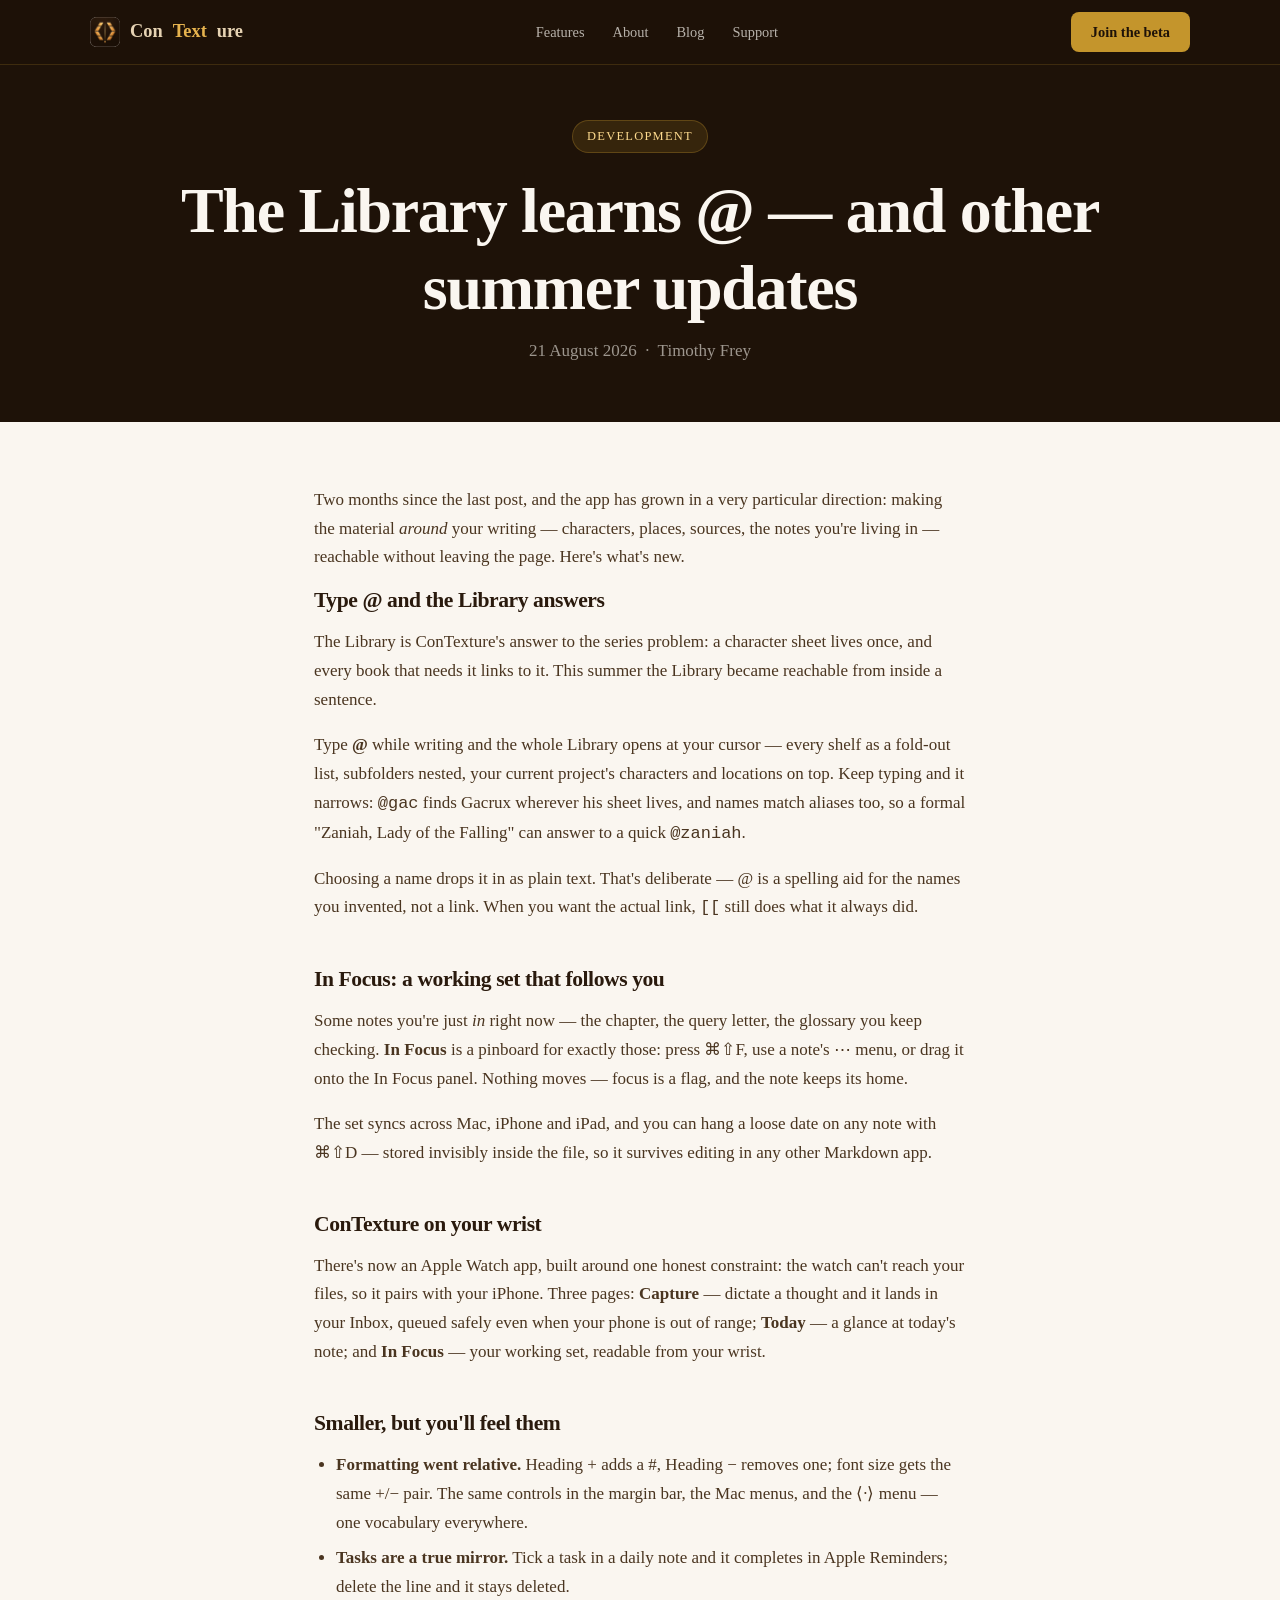
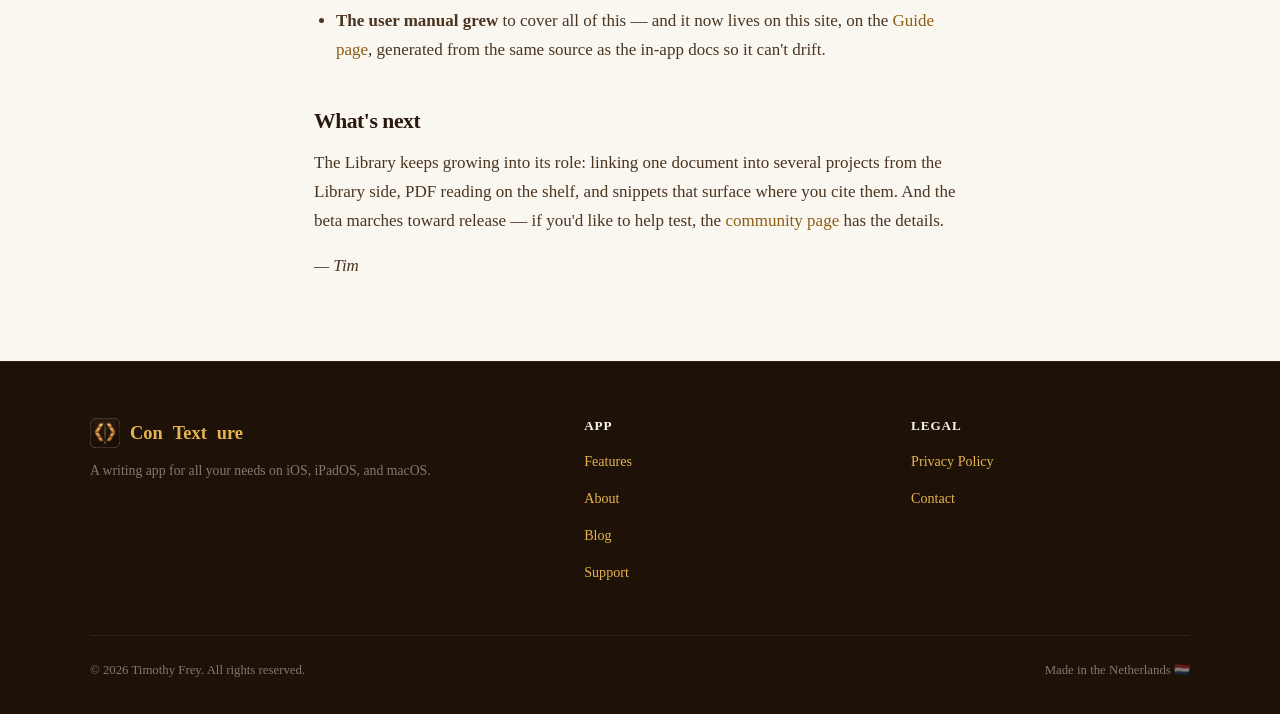
<file: blog/posts/library-learns-at.html>
<!DOCTYPE html>
<html lang="en">
<head>
  <meta charset="UTF-8">
  <meta name="viewport" content="width=device-width, initial-scale=1.0">
  <title>The Library learns @ — Blog</title>
  <meta name="description" content="Summer updates: type @ to summon the Library while writing, the In Focus working set, an Apple Watch app, and more.">
  <link rel="stylesheet" href="../../css/style.css">
  <link rel="icon" type="image/png" href="../../icon.png">
</head>
<body>

<nav>
  <div class="nav-inner">
    <a class="nav-logo" href="../../index.html"><img src="../../icon.png" alt="ConTexture">Con<span class="accent">Text</span>ure</a>
    <ul class="nav-links">
      <li><a href="../../features.html">Features</a></li>
      <li><a href="../../about.html">About</a></li>
      <li><a href="../index.html">Blog</a></li>
      <li><a href="../../support.html">Support</a></li>
    </ul>
    <a class="nav-cta" href="community.html#beta">Join the beta</a>
    <button class="nav-burger" aria-label="Menu"><span></span><span></span><span></span></button>
  </div>
</nav>

<div class="page-hero">
  <div class="container">
    <span style="display:inline-block;background:rgba(196,149,44,0.15);border:1px solid rgba(196,149,44,0.3);color:var(--gold-pale);font-size:0.78rem;letter-spacing:0.1em;text-transform:uppercase;padding:5px 14px;border-radius:100px;margin-bottom:20px">Development</span>
    <h1>The Library learns @ &mdash; and other summer updates</h1>
    <p>21 August 2026 &nbsp;&middot;&nbsp; Timothy Frey</p>
  </div>
</div>

<div class="prose">
  <div class="container-narrow">

    <p>Two months since the last post, and the app has grown in a very particular direction: making the material <em>around</em> your writing &mdash; characters, places, sources, the notes you're living in &mdash; reachable without leaving the page. Here's what's new.</p>

    <h2>Type @ and the Library answers</h2>
    <p>The Library is ConTexture's answer to the series problem: a character sheet lives once, and every book that needs it links to it. This summer the Library became reachable from inside a sentence.</p>
    <p>Type <strong>@</strong> while writing and the whole Library opens at your cursor &mdash; every shelf as a fold-out list, subfolders nested, your current project's characters and locations on top. Keep typing and it narrows: <code>@gac</code> finds Gacrux wherever his sheet lives, and names match aliases too, so a formal "Zaniah, Lady of the Falling" can answer to a quick <code>@zaniah</code>.</p>
    <p>Choosing a name drops it in as plain text. That's deliberate &mdash; @ is a spelling aid for the names you invented, not a link. When you want the actual link, <code>[[</code> still does what it always did.</p>

    <h2>In Focus: a working set that follows you</h2>
    <p>Some notes you're just <em>in</em> right now &mdash; the chapter, the query letter, the glossary you keep checking. <strong>In Focus</strong> is a pinboard for exactly those: press &#8984;&#8679;F, use a note's &#8943; menu, or drag it onto the In Focus panel. Nothing moves &mdash; focus is a flag, and the note keeps its home.</p>
    <p>The set syncs across Mac, iPhone and iPad, and you can hang a loose date on any note with &#8984;&#8679;D &mdash; stored invisibly inside the file, so it survives editing in any other Markdown app.</p>

    <h2>ConTexture on your wrist</h2>
    <p>There's now an Apple Watch app, built around one honest constraint: the watch can't reach your files, so it pairs with your iPhone. Three pages: <strong>Capture</strong> &mdash; dictate a thought and it lands in your Inbox, queued safely even when your phone is out of range; <strong>Today</strong> &mdash; a glance at today's note; and <strong>In Focus</strong> &mdash; your working set, readable from your wrist.</p>

    <h2>Smaller, but you'll feel them</h2>
    <ul>
      <li><strong>Formatting went relative.</strong> Heading + adds a #, Heading &minus; removes one; font size gets the same +/&minus; pair. The same controls in the margin bar, the Mac menus, and the &#10216;&middot;&#10217; menu &mdash; one vocabulary everywhere.</li>
      <li><strong>Tasks are a true mirror.</strong> Tick a task in a daily note and it completes in Apple Reminders; delete the line and it stays deleted.</li>
      <li><strong>The user manual grew</strong> to cover all of this &mdash; and it now lives on this site, on the <a href="../../guide.html">Guide page</a>, generated from the same source as the in-app docs so it can't drift.</li>
    </ul>

    <h2>What's next</h2>
    <p>The Library keeps growing into its role: linking one document into several projects from the Library side, PDF reading on the shelf, and snippets that surface where you cite them. And the beta marches toward release &mdash; if you'd like to help test, the <a href="../../community.html#beta">community page</a> has the details.</p>

    <p><em>&mdash; Tim</em></p>

  </div>
</div>

<footer>
  <div class="footer-inner">
    <div class="footer-brand">
      <a class="nav-logo" href="../../index.html"><img src="../../icon.png" alt="ConTexture">Con<span class="accent">Text</span>ure</a>
      <p>A writing app for all your needs on iOS, iPadOS, and macOS.</p>
    </div>
    <div>
      <h4>App</h4>
      <ul>
        <li><a href="../../features.html">Features</a></li>
        <li><a href="../../about.html">About</a></li>
        <li><a href="../index.html">Blog</a></li>
        <li><a href="../../support.html">Support</a></li>
      </ul>
    </div>
    <div>
      <h4>Legal</h4>
      <ul>
        <li><a href="../../privacy.html">Privacy Policy</a></li>
        <li><a href="../../support.html">Contact</a></li>
      </ul>
    </div>
  </div>
  <div class="footer-bottom">
    <span>&copy; 2026 Timothy Frey. All rights reserved.</span>
    <span>Made in the Netherlands 🇳🇱</span>
  </div>
</footer>

<script src="../../js/main.js"></script>
</body>
</html>
</file>
<file: css/style.css>
/* ═══════════════════════════════════════════════
   ConTexture — contextureapp.app
   ═══════════════════════════════════════════════ */
:root {
/* Palette: measured off AppIcon-1024.png, not eyeballed. The icon's ground is
   #1E1208 (41% of its pixels) over #2A1A0D (18%), both at hue ~27 — a true
   chocolate. The icon's gold ink runs #DF9440 -> #EAA14B and tops out near
   #FDDA8E. The site's gold is taken from the TOP of that gradient, not the
   middle: #DF9440 is hue 32 and reads as orange on its own, so --gold sits at
   hue 41 (#C4952C, #E6B34E light), where the highlight is. Nothing on the
   site is orange; Creative is a warm purple (#6F4E9C), Library a terracotta (#B5563A).

   What was here before sat at hue ~20 across the board: a red-orange brown
   under a burnt-orange accent. That, more than the accent alone, is what gave
   the site the generic warm-orange cast. Both now sit on the icon's hue. */
  --choc-deep:   #1E1208;
  --choc:        #2A1A0D;
  --choc-mid:    #3E2A14;
  --gold:        #C4952C;
  --gold-light:  #E6B34E;
  --gold-pale:   #FDDA8E;
  --gold-deep:   #8B5E16;  /* text on cream — the bright golds sit at 2.7:1 there */
  --cream:       #FAF6F0;
  --cream-dark:  #F0E8DC;
  --text-main:   #1E1208;
  --text-muted:  #7A5A40;
  --radius:      12px;
  --max-w:       1100px;
}
*,*::before,*::after{box-sizing:border-box;margin:0;padding:0}
html{scroll-behavior:smooth}
body{font-family:'Georgia',serif;background:var(--cream);color:var(--text-main);line-height:1.7;font-size:17px}
h1,h2,h3,h4{line-height:1.2;letter-spacing:-0.02em}
h1{font-size:clamp(2.4rem,6vw,4rem)}
h2{font-size:clamp(1.7rem,4vw,2.6rem)}
h3{font-size:1.3rem}
p{margin-bottom:1rem}
a{color:var(--gold-deep);text-decoration:none}
a:hover{color:var(--gold)}
/* On the chocolate sections the deep gold disappears; take the icon gold
   there instead. Same colour, the end of the gradient that reads.

   `:not([class*="btn"])` is load-bearing. The buttons are <a> elements, so
   `.cta-band a` (0,1,1) outranks `.btn-primary` (0,1,0) and repainted the
   label gold ON a gold button — invisible. Excluding them here is better
   than fighting it with more specific button rules, because the next
   container added to this list would reintroduce the same bug. */
.hero a:not([class*="btn"]),.section-dark a:not([class*="btn"]),
.section-deep a:not([class*="btn"]),.page-hero a:not([class*="btn"]),
.cta-band a:not([class*="btn"]),footer a:not([class*="btn"]),
.about-aside a:not([class*="btn"]),
.deep-feature a:not([class*="btn"]){color:var(--gold-light)}
.hero a:not([class*="btn"]):hover,.section-dark a:not([class*="btn"]):hover,
.section-deep a:not([class*="btn"]):hover,.page-hero a:not([class*="btn"]):hover,
.cta-band a:not([class*="btn"]):hover,footer a:not([class*="btn"]):hover,
.about-aside a:not([class*="btn"]):hover,
.deep-feature a:not([class*="btn"]):hover{color:var(--gold-pale)}
.container{max-width:var(--max-w);margin:0 auto;padding:0 24px}
.section{padding:96px 0}
.section-dark{background:var(--choc);color:var(--cream)}
.section-deep{background:var(--choc-deep);color:var(--cream)}
.section-cream{background:var(--cream-dark)}

/* NAV — scoped to the site header (a direct child of body). The guide page
   embeds the user manual, which contains its OWN <nav> (the table of
   contents); a bare `nav` selector painted that TOC as a fixed brown panel
   pinned over the whole page. Never style bare element selectors here. */
body > nav{position:fixed;top:0;left:0;right:0;z-index:100;background:rgba(30,18,8,0.93);backdrop-filter:blur(12px);border-bottom:1px solid rgba(196,149,44,0.2);padding:0 24px}
.nav-inner{max-width:var(--max-w);margin:0 auto;display:flex;align-items:center;justify-content:space-between;height:64px}
.nav-logo{display:flex;align-items:center;gap:10px;font-size:1.15rem;font-weight:bold;color:#E6D3B3} /* app brandBrown (dark scheme): chocolate reads as mocha on dark */
.nav-logo img{width:30px;height:30px;border-radius:7px}
.nav-logo .accent{color:#E6B34E} /* app brandGold (dark scheme) — matches AppTheme.swift */
.nav-links{display:flex;gap:28px;list-style:none}
.nav-links a{color:rgba(250,246,240,0.7);font-size:0.9rem;transition:color 0.2s}
.nav-links a:hover{color:var(--cream)}
.nav-cta{background:var(--gold);color:var(--choc-deep);padding:8px 20px;border-radius:8px;font-size:0.9rem;font-weight:bold;transition:background 0.2s}
.nav-cta:hover{background:var(--gold-light);color:var(--choc-deep)}
.nav-burger{display:none;background:none;border:none;cursor:pointer;padding:8px;flex-direction:column;gap:5px}
.nav-burger span{display:block;width:22px;height:2px;background:var(--cream)}

/* HERO */
.hero{background:var(--choc-deep);padding:160px 24px 96px;text-align:center;position:relative;overflow:hidden}
.hero::before{content:'';position:absolute;inset:0;background:radial-gradient(ellipse 70% 50% at 50% 30%,rgba(196,149,44,0.13) 0%,transparent 70%);pointer-events:none}
.hero-icon{width:96px;height:96px;border-radius:22px;margin:0 auto 28px;box-shadow:0 16px 48px rgba(196,149,44,0.35)}
.hero-eyebrow{display:inline-block;background:rgba(196,149,44,0.15);border:1px solid rgba(196,149,44,0.3);color:var(--gold-pale);font-size:0.78rem;letter-spacing:0.12em;text-transform:uppercase;padding:5px 14px;border-radius:100px;margin-bottom:24px}
.hero h1{color:var(--cream);margin-bottom:20px}
.hero h1 em{color:var(--gold);font-style:normal}
.hero-sub{font-size:1.15rem;color:rgba(250,246,240,0.68);max-width:560px;margin:0 auto 44px}
.hero-buttons{display:flex;gap:14px;justify-content:center;flex-wrap:wrap}
.btn-primary{display:inline-flex;align-items:center;gap:8px;background:var(--gold);color:var(--choc-deep);padding:13px 26px;border-radius:10px;font-size:1rem;font-weight:bold;transition:background 0.2s,transform 0.15s;box-shadow:0 4px 20px rgba(196,149,44,0.4)}
.btn-primary:hover{background:var(--gold-light);color:var(--choc-deep);transform:translateY(-1px)}
.btn-secondary{display:inline-flex;align-items:center;gap:8px;background:rgba(250,246,240,0.08);border:1px solid rgba(250,246,240,0.18);color:var(--cream);padding:13px 26px;border-radius:10px;font-size:1rem;transition:background 0.2s}
.btn-secondary:hover{background:rgba(250,246,240,0.14);color:var(--cream)}
.hero-platforms{margin-top:44px;font-size:0.82rem;color:rgba(250,246,240,0.35);letter-spacing:0.07em;text-transform:uppercase}

/* FEATURES */
.section-intro{text-align:center;max-width:600px;margin:0 auto 56px}
.section-intro h2{margin-bottom:14px}
.section-intro p{color:var(--text-muted)}
.features-grid{display:grid;grid-template-columns:repeat(auto-fit,minmax(290px,1fr));gap:20px}
.feature-card{background:#fff;border:1px solid var(--cream-dark);border-radius:var(--radius);padding:28px;transition:box-shadow 0.2s,transform 0.2s}
.feature-card:hover{box-shadow:0 6px 28px rgba(42,26,13,0.1);transform:translateY(-2px)}
.feature-icon{width:44px;height:44px;border-radius:10px;background:rgba(196,149,44,0.1);display:flex;align-items:center;justify-content:center;font-size:1.3rem;margin-bottom:18px}
.feature-card h3{margin-bottom:8px;color:var(--choc)}
.feature-card p{color:var(--text-muted);font-size:0.93rem;margin:0}

/* DEEP FEATURES */
.deep-feature{display:grid;grid-template-columns:1fr 1fr;gap:60px;align-items:center;padding:72px 0;border-bottom:1px solid rgba(250,246,240,0.07)}
.deep-feature:last-child{border-bottom:none}
.deep-feature.reverse .df-text{order:2}
.deep-feature.reverse .df-visual{order:1}
.badge-mac{display:inline-block;margin-left:8px;padding:1px 8px 2px;font-size:0.62em;font-weight:600;letter-spacing:0.06em;vertical-align:middle;color:var(--text-muted);border:1px solid rgba(200,168,130,0.35);border-radius:999px;white-space:nowrap;text-transform:none}
.df-eyebrow{display:inline-block;color:var(--gold);font-size:0.78rem;letter-spacing:0.1em;text-transform:uppercase;margin-bottom:10px}
.df-text h2{color:var(--cream);margin-bottom:14px}
.df-text p{color:rgba(250,246,240,0.68);margin-bottom:12px}
.df-list{list-style:none;padding:0}
.df-list li{color:rgba(250,246,240,0.62);padding:5px 0 5px 18px;position:relative;font-size:0.93rem}
.df-list li::before{content:'';position:absolute;left:0;top:14px;width:6px;height:6px;border-radius:50%;background:var(--gold)}
.df-visual{background:rgba(255,255,255,0.04);border:1px solid rgba(196,149,44,0.18);border-radius:16px;padding:40px;min-height:240px;display:flex;align-items:center;justify-content:center}
.df-mockup{font-size:4rem;opacity:0.5;text-align:center}

/* ABOUT */
.about-grid{display:grid;grid-template-columns:1fr 1.8fr;gap:56px;align-items:start}
.about-aside{background:var(--choc);border:1px solid rgba(196,149,44,0.2);border-radius:var(--radius);padding:28px}
.about-aside h3{color:var(--gold);margin-bottom:12px}
.about-aside p{color:rgba(250,246,240,0.68);font-size:0.92rem;margin-bottom:0}
.about-main h2{margin-bottom:20px}
.about-main p{color:var(--text-muted)}

/* BLOG */
.blog-grid{display:grid;grid-template-columns:repeat(auto-fit,minmax(290px,1fr));gap:20px}
.blog-card{background:#fff;border:1px solid var(--cream-dark);border-radius:var(--radius);overflow:hidden;transition:box-shadow 0.2s}
.blog-card:hover{box-shadow:0 6px 28px rgba(42,26,13,0.1)}
.blog-card-body{padding:24px}
.blog-date{font-size:0.78rem;color:var(--text-muted);margin-bottom:6px}
.blog-tag{display:inline-block;background:rgba(196,149,44,0.1);color:var(--gold-deep);font-size:0.72rem;padding:3px 10px;border-radius:100px;margin-bottom:10px}
.blog-card h3{margin-bottom:8px;font-size:1.05rem}
.blog-card h3 a{color:var(--choc)}
.blog-card h3 a:hover{color:var(--gold-deep)}
.blog-card p{color:var(--text-muted);font-size:0.88rem;margin:0}

/* CTA BAND */
.cta-band{text-align:center;padding:96px 24px}
.cta-band h2{color:var(--cream);margin-bottom:14px}
.cta-band p{color:rgba(250,246,240,0.62);margin-bottom:36px;max-width:460px;margin-left:auto;margin-right:auto}

/* FOOTER */
footer{background:var(--choc-deep);border-top:1px solid rgba(196,149,44,0.12);padding:56px 24px 32px;color:rgba(250,246,240,0.45)}
.footer-inner{max-width:var(--max-w);margin:0 auto;display:grid;grid-template-columns:1.6fr 1fr 1fr;gap:48px;margin-bottom:40px}
.footer-brand p{font-size:0.86rem;margin-top:10px}
footer h4{color:var(--cream);font-size:0.82rem;letter-spacing:0.07em;text-transform:uppercase;margin-bottom:14px}
footer ul{list-style:none}
footer ul li{margin-bottom:8px}
footer ul a{color:rgba(250,246,240,0.45);font-size:0.88rem;transition:color 0.2s}
footer ul a:hover{color:var(--gold)}
.footer-bottom{max-width:var(--max-w);margin:0 auto;padding-top:24px;border-top:1px solid rgba(250,246,240,0.07);display:flex;justify-content:space-between;align-items:center;font-size:0.8rem;flex-wrap:wrap;gap:10px}

/* PAGE HERO */
.page-hero{background:var(--choc-deep);padding:120px 24px 56px;text-align:center}
.page-hero h1{color:var(--cream);margin-bottom:10px}
.page-hero p{color:rgba(250,246,240,0.58);max-width:480px;margin:0 auto}

/* PROSE */
.prose{max-width:700px;margin:0 auto;padding:64px 24px}
.prose h2{margin:44px 0 14px;color:var(--choc);font-size:1.35rem}
.prose h2:first-of-type{margin-top:0}
.prose p,.prose li{color:#4A3520}
.prose ul{padding-left:22px;margin-bottom:1rem}
.prose ul li{margin-bottom:6px}
.prose .updated{color:var(--text-muted);font-size:0.86rem;margin-bottom:36px}

/* SUPPORT */
.support-grid{display:grid;grid-template-columns:1fr 1.6fr;gap:56px;align-items:start}
.support-info h3{margin-bottom:10px}
.support-info p{color:var(--text-muted);font-size:0.93rem}
.contact-item{display:flex;gap:12px;align-items:flex-start;margin-top:20px}
.contact-item .icon{font-size:1.2rem;margin-top:2px}
.support-form label{display:block;font-size:0.86rem;font-weight:bold;margin-bottom:5px;color:var(--choc)}
.support-form input,.support-form textarea,.support-form select{width:100%;padding:10px 14px;border-radius:8px;border:1.5px solid var(--cream-dark);background:#fff;font-family:Georgia,serif;font-size:0.93rem;color:var(--text-main);margin-bottom:18px;transition:border-color 0.2s}
.support-form input:focus,.support-form textarea:focus,.support-form select:focus{outline:none;border-color:var(--gold)}
.support-form textarea{resize:vertical;min-height:130px}
.support-form button{background:var(--gold);color:var(--choc-deep);border:none;padding:12px 28px;border-radius:8px;font-size:1rem;font-weight:bold;cursor:pointer;transition:background 0.2s}
.support-form button:hover{background:var(--gold-light)}

/* RESPONSIVE */
@media(max-width:768px){
  .nav-links,.nav-cta{display:none}
  .nav-burger{display:flex}
  nav.open .nav-links{display:flex;flex-direction:column;position:absolute;top:64px;left:0;right:0;background:var(--choc-deep);padding:20px 24px;gap:18px;border-bottom:1px solid rgba(196,149,44,0.2)}
  nav.open .nav-cta{display:block;text-align:center;margin:0 24px 20px}
  /* .nav-links / .nav-cta only exist in the site header, so these class-
     scoped rules can keep the short `nav.open` form safely. */
  .deep-feature,.about-grid,.support-grid{grid-template-columns:1fr;gap:32px}
  .deep-feature.reverse .df-text{order:1}
  .deep-feature.reverse .df-visual{order:2}
  .footer-inner{grid-template-columns:1fr;gap:28px}
  .footer-bottom{flex-direction:column;text-align:center}
}
@media(prefers-reduced-motion:reduce){*,*::before,*::after{transition:none!important}}

/* screenshots */
.hero-shot{margin:48px auto 0;max-width:1040px}
.hero-shot img{width:100%;height:auto;display:block;border-radius:14px;box-shadow:0 30px 80px rgba(0,0,0,0.45);border:1px solid rgba(255,255,255,0.08)}
.df-visual:has(.df-shot){padding:0;background:none;border:none;min-height:0}
.df-shot{width:100%;height:auto;display:block;border-radius:14px;box-shadow:0 24px 60px rgba(0,0,0,0.4);border:1px solid rgba(255,255,255,0.08)}
.card-shot{width:100%;height:auto;display:block;border-radius:10px;margin-top:18px;border:1px solid var(--cream-dark)}
</file>
